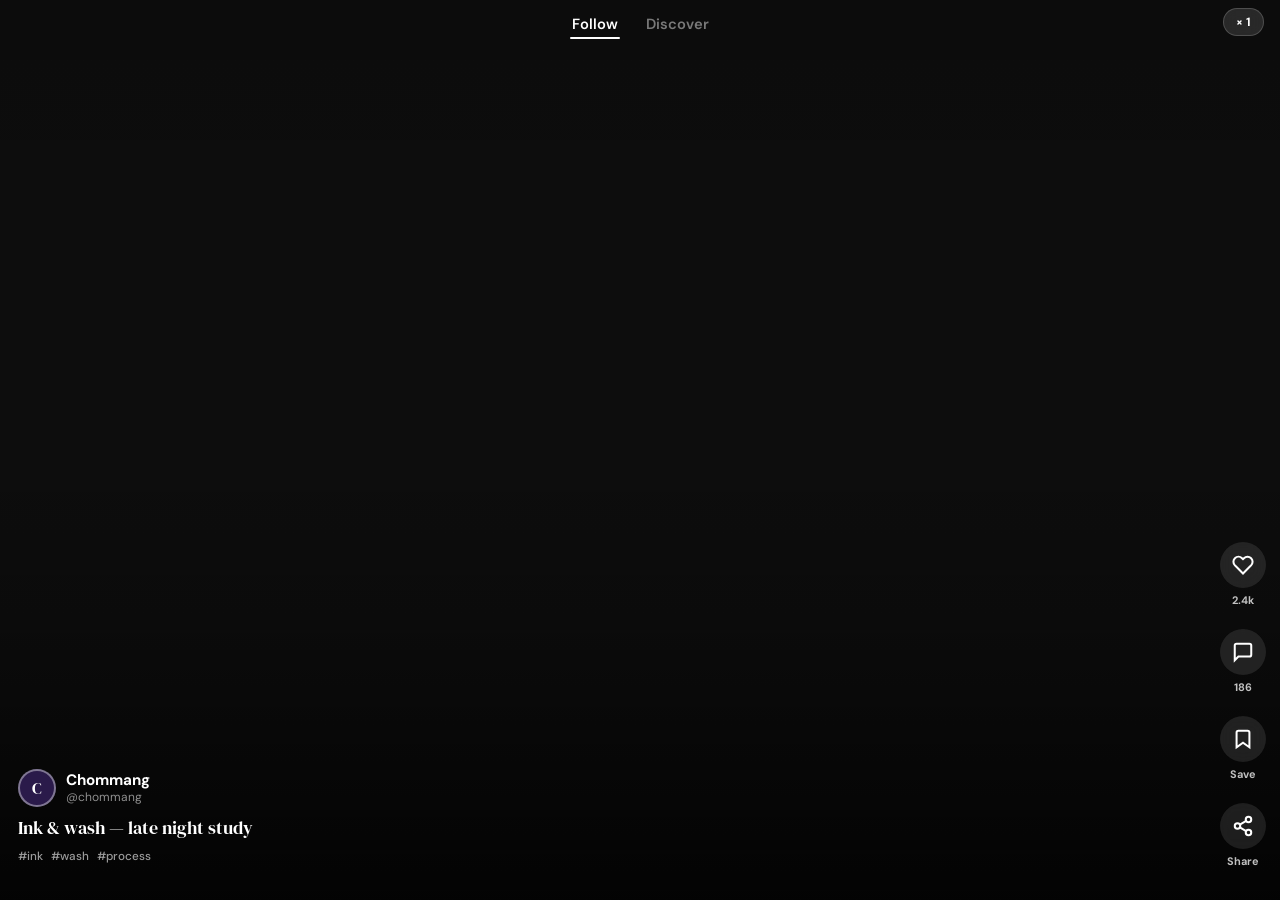
<file: feed.html>
<!DOCTYPE html>
<html lang="en">
<head>
  <meta charset="UTF-8" />
  <meta name="viewport" content="width=device-width, initial-scale=1.0, viewport-fit=cover" />
  <title>Art Gem — Feed</title>
  <link rel="stylesheet" href="style.css" />
  <style>

    html, body {
      width: 100%;
      height: 100%;
      overflow: hidden;
      background: #0D0D0D;
      overscroll-behavior: none;
    }

    #feed-page {
      width: 100%;
      height: 100dvh;
      position: relative;
      overflow: hidden;
      background: #0D0D0D;
    }

    /* ---- Search Bar ---- */
    .search-bar-wrap {
      position: absolute;
      top: 0; left: 0; right: 0;
      z-index: 30;
      padding: calc(env(safe-area-inset-top, 0px) + 52px) 16px 14px;
      background: linear-gradient(to bottom, rgba(0,0,0,0.9) 0%, transparent 100%);
      transform: translateY(-110%);
      transition: transform 0.35s cubic-bezier(0.4, 0, 0.2, 1);
      pointer-events: none;
    }
    .search-bar-wrap.visible {
      transform: translateY(0);
      pointer-events: all;
    }
    .search-input-row {
      display: flex;
      align-items: center;
      gap: 10px;
      background: rgba(255,255,255,0.12);
      backdrop-filter: blur(14px);
      -webkit-backdrop-filter: blur(14px);
      border-radius: 50px;
      padding: 10px 16px;
      border: 1px solid rgba(255,255,255,0.15);
    }
    .search-input-row input {
      flex: 1;
      background: transparent;
      border: none;
      outline: none;
      font-family: var(--font-body);
      font-size: 0.9rem;
      color: #fff;
    }
    .search-input-row input::placeholder { color: rgba(255,255,255,0.45); }
    .search-input-row svg { color: rgba(255,255,255,0.55); flex-shrink: 0; }
    .search-chips {
      display: flex;
      gap: 8px;
      margin-top: 10px;
      overflow-x: auto;
      scrollbar-width: none;
      padding-bottom: 2px;
    }
    .search-chips::-webkit-scrollbar { display: none; }
    .search-chip {
      flex-shrink: 0;
      padding: 5px 14px;
      border-radius: 50px;
      background: rgba(255,255,255,0.1);
      border: 1px solid rgba(255,255,255,0.18);
      color: rgba(255,255,255,0.75);
      font-size: 0.75rem;
      font-family: var(--font-body);
      font-weight: 500;
      cursor: pointer;
    }
    .search-chip.active {
      background: #A083D5;
      border-color: #A083D5;
      color: #fff;
    }

    /* ---- Top HUD ---- */
    .feed-hud {
      position: absolute;
      top: 0; left: 0; right: 0;
      z-index: 20;
      display: flex;
      align-items: center;
      justify-content: center;
      padding-top: calc(env(safe-area-inset-top, 12px) + 6px);
      pointer-events: none;
    }
    .feed-tabs {
      display: flex;
      gap: 24px;
      pointer-events: all;
    }
    .feed-tab {
      font-family: var(--font-body);
      font-size: 0.92rem;
      font-weight: 600;
      color: rgba(255,255,255,0.45);
      cursor: pointer;
      padding: 8px 2px;
      position: relative;
      background: none;
      border: none;
      transition: color 0.2s;
      -webkit-tap-highlight-color: transparent;
    }
    .feed-tab::after {
      content: '';
      position: absolute;
      bottom: 3px; left: 0; right: 0;
      height: 2px;
      border-radius: 2px;
      background: #fff;
      transform: scaleX(0);
      transition: transform 0.25s ease;
    }
    .feed-tab.active { color: #fff; }
    .feed-tab.active::after { transform: scaleX(1); }

    .speed-badge {
      position: absolute;
      top: calc(env(safe-area-inset-top, 12px) + 8px);
      right: 16px;
      background: rgba(255,255,255,0.12);
      backdrop-filter: blur(8px);
      -webkit-backdrop-filter: blur(8px);
      border: 1px solid rgba(255,255,255,0.18);
      border-radius: 50px;
      padding: 5px 12px;
      font-size: 0.75rem;
      font-weight: 700;
      color: #fff;
      font-family: var(--font-body);
      cursor: pointer;
      z-index: 20;
    }

    /* ---- Video Feed ---- */
    .video-feed {
      position: absolute;
      inset: 0;
      overflow-y: scroll;
      overflow-x: hidden;
      scroll-snap-type: y mandatory;
      scrollbar-width: none;
      -webkit-overflow-scrolling: touch;
    }
    .video-feed::-webkit-scrollbar { display: none; }

    /* ---- Video Slide ---- */
    .video-slide {
      width: 100%;
      height: 100dvh;
      scroll-snap-align: start;
      scroll-snap-stop: always;
      position: relative;
      background: #0D0D0D;
      overflow: hidden;
    }

    .video-slide video {
      position: absolute;
      inset: 0;
      width: 100%;
      height: 100%;
      object-fit: cover;
      display: block;
    }

    .video-overlay {
      position: absolute;
      inset: 0;
      background: linear-gradient(
        to bottom,
        rgba(0,0,0,0.1) 0%,
        transparent 25%,
        transparent 50%,
        rgba(0,0,0,0.15) 68%,
        rgba(0,0,0,0.75) 100%
      );
      z-index: 2;
      pointer-events: none;
    }

    /* ---- Artist Info ---- */
    .artist-info {
      position: absolute;
      bottom: 0; left: 0;
      right: 72px;
      padding: 20px 18px 36px;
      z-index: 5;
    }
    .artist-row {
      display: flex;
      align-items: center;
      gap: 10px;
      margin-bottom: 10px;
      cursor: pointer;
    }
    .artist-avatar {
      width: 38px; height: 38px;
      border-radius: 50%;
      border: 2px solid rgba(255,255,255,0.4);
      display: flex; align-items: center; justify-content: center;
      font-family: var(--font-display);
      font-size: 1rem;
      color: #fff;
      flex-shrink: 0;
    }
    .artist-name {
      font-family: var(--font-body);
      font-size: 0.95rem;
      font-weight: 700;
      color: #fff;
      line-height: 1.2;
    }
    .artist-handle {
      font-size: 0.75rem;
      color: rgba(255,255,255,0.55);
    }
    .video-title {
      font-family: var(--font-display);
      font-size: 1.1rem;
      color: #fff;
      line-height: 1.3;
      margin-bottom: 8px;
    }
    .video-tags {
      display: flex;
      gap: 8px;
      flex-wrap: wrap;
    }
    .video-tag {
      font-size: 0.73rem;
      color: rgba(255,255,255,0.6);
      font-weight: 500;
      font-family: var(--font-body);
    }
    .video-tag::before { content: '#'; }

    /* ---- Side Actions ---- */
    .side-actions {
      position: absolute;
      right: 14px;
      bottom: 32px;
      z-index: 5;
      display: flex;
      flex-direction: column;
      align-items: center;
      gap: 22px;
    }
    .action-btn {
      display: flex;
      flex-direction: column;
      align-items: center;
      gap: 5px;
      cursor: pointer;
      background: none;
      border: none;
      padding: 0;
      -webkit-tap-highlight-color: transparent;
    }
    .action-icon {
      width: 46px; height: 46px;
      border-radius: 50%;
      background: rgba(255,255,255,0.1);
      backdrop-filter: blur(8px);
      -webkit-backdrop-filter: blur(8px);
      display: flex; align-items: center; justify-content: center;
      transition: background 0.2s, transform 0.15s;
    }
    .action-btn:active .action-icon { transform: scale(0.88); }
    .action-btn.liked .action-icon  { background: rgba(244,224,100,0.22); }
    .action-btn svg { color: #fff; }
    .action-btn.liked svg.heart-icon { color: #F4E064; fill: #F4E064; }
    .action-count {
      font-size: 0.68rem;
      font-weight: 700;
      color: rgba(255,255,255,0.75);
      font-family: var(--font-body);
    }

    /* ---- Tap to start overlay (iOS autoplay unlock) ---- */
    #tap-to-start {
      position: fixed;
      inset: 0;
      z-index: 100;
      display: flex;
      align-items: center;
      justify-content: center;
      background: transparent;
    }
    #tap-to-start.hidden { display: none; }

    /* ---- Toast ---- */
    .toast {
      position: fixed;
      bottom: 80px;
      left: 50%;
      transform: translateX(-50%);
      background: rgba(26,26,26,0.92);
      color: #fff;
      font-size: 0.82rem;
      font-weight: 500;
      font-family: var(--font-body);
      padding: 10px 20px;
      border-radius: 50px;
      opacity: 0;
      pointer-events: none;
      transition: opacity 0.25s, bottom 0.25s;
      z-index: 999;
      white-space: nowrap;
    }
    .toast.show { opacity: 1; bottom: 90px; }

  </style>
</head>
<body>
<div id="feed-page">

  <!-- Invisible tap-unlock layer for iOS autoplay -->
  <div id="tap-to-start" onclick="unlockAudio()"></div>

  <!-- Search Bar -->
  <div class="search-bar-wrap" id="searchBar">
    <div class="search-input-row">
      <svg width="15" height="15" viewBox="0 0 24 24" fill="none" stroke="currentColor" stroke-width="2.5">
        <circle cx="11" cy="11" r="8"/><path d="m21 21-4.35-4.35"/>
      </svg>
      <input type="text" placeholder="Search artists, styles, mediums…" />
      <svg id="searchClose" width="15" height="15" viewBox="0 0 24 24" fill="none" stroke="currentColor" stroke-width="2.5" style="cursor:pointer">
        <path d="M18 6L6 18M6 6l12 12"/>
      </svg>
    </div>
    <div class="search-chips">
      <button class="search-chip active">All</button>
      <button class="search-chip">Watercolour</button>
      <button class="search-chip">Oil Paint</button>
      <button class="search-chip">Charcoal</button>
      <button class="search-chip">Sketch</button>
      <button class="search-chip">Ceramics</button>
      <button class="search-chip">Printmaking</button>
      <button class="search-chip">Calligraphy</button>
    </div>
  </div>

  <!-- Top HUD -->
  <div class="feed-hud">
    <div class="feed-tabs">
      <button class="feed-tab active" id="tabFollow" onclick="switchTab('follow')">Follow</button>
      <button class="feed-tab" id="tabDiscover" onclick="switchTab('discover')">Discover</button>
    </div>
  </div>
  <div class="speed-badge" id="speedBadge" onclick="cycleSpeed()">× 1</div>

  <!-- Video Feed -->
  <div class="video-feed" id="videoFeed">

    <!-- FOLLOW: Video 1 -->
    <div class="video-slide" data-tab="follow" data-index="0">
      <video src="https://rancmd.github.io/ag/video1.mp4" loop muted playsinline webkit-playsinline preload="auto"></video>
      <div class="video-overlay"></div>
      <div class="artist-info">
        <div class="artist-row" onclick="goToArtist()">
          <div class="artist-avatar" style="background:#2A1A4A;">C</div>
          <div>
            <div class="artist-name">Chommang</div>
            <div class="artist-handle">@chommang</div>
          </div>
        </div>
        <div class="video-title">Ink & wash — late night study</div>
        <div class="video-tags">
          <span class="video-tag">ink</span>
          <span class="video-tag">wash</span>
          <span class="video-tag">process</span>
        </div>
      </div>
      <div class="side-actions">
        <button class="action-btn" onclick="toggleLike(this)">
          <div class="action-icon"><svg class="heart-icon" width="22" height="22" viewBox="0 0 24 24" fill="none" stroke="currentColor" stroke-width="2.2"><path d="M20.84 4.61a5.5 5.5 0 0 0-7.78 0L12 5.67l-1.06-1.06a5.5 5.5 0 0 0-7.78 7.78l1.06 1.06L12 21.23l7.78-7.78 1.06-1.06a5.5 5.5 0 0 0 0-7.78z"/></svg></div>
          <span class="action-count">2.4k</span>
        </button>
        <button class="action-btn" onclick="showToast('Comments coming soon')">
          <div class="action-icon"><svg width="22" height="22" viewBox="0 0 24 24" fill="none" stroke="currentColor" stroke-width="2.2"><path d="M21 15a2 2 0 0 1-2 2H7l-4 4V5a2 2 0 0 1 2-2h14a2 2 0 0 1 2 2z"/></svg></div>
          <span class="action-count">186</span>
        </button>
        <button class="action-btn" onclick="showToast('Saved ✓')">
          <div class="action-icon"><svg width="22" height="22" viewBox="0 0 24 24" fill="none" stroke="currentColor" stroke-width="2.2"><path d="M19 21l-7-5-7 5V5a2 2 0 0 1 2-2h10a2 2 0 0 1 2 2z"/></svg></div>
          <span class="action-count">Save</span>
        </button>
        <button class="action-btn" onclick="showToast('Link copied!')">
          <div class="action-icon"><svg width="22" height="22" viewBox="0 0 24 24" fill="none" stroke="currentColor" stroke-width="2.2"><circle cx="18" cy="5" r="3"/><circle cx="6" cy="12" r="3"/><circle cx="18" cy="19" r="3"/><path d="M8.59 13.51l6.83 3.98M15.41 6.51l-6.82 3.98"/></svg></div>
          <span class="action-count">Share</span>
        </button>
      </div>
    </div>

    <!-- FOLLOW: Video 2 -->
    <div class="video-slide" data-tab="follow" data-index="1">
      <video src="https://rancmd.github.io/ag/video2.mp4" loop muted playsinline webkit-playsinline preload="none"></video>
      <div class="video-overlay"></div>
      <div class="artist-info">
        <div class="artist-row" onclick="goToArtist()">
          <div class="artist-avatar" style="background:#1A2A1A;">M</div>
          <div>
            <div class="artist-name">Mmmmonexx</div>
            <div class="artist-handle">@mmmmonexx</div>
          </div>
        </div>
        <div class="video-title">Colour studies — gouache on paper</div>
        <div class="video-tags">
          <span class="video-tag">gouache</span>
          <span class="video-tag">colour</span>
          <span class="video-tag">analog</span>
        </div>
      </div>
      <div class="side-actions">
        <button class="action-btn" onclick="toggleLike(this)">
          <div class="action-icon"><svg class="heart-icon" width="22" height="22" viewBox="0 0 24 24" fill="none" stroke="currentColor" stroke-width="2.2"><path d="M20.84 4.61a5.5 5.5 0 0 0-7.78 0L12 5.67l-1.06-1.06a5.5 5.5 0 0 0-7.78 7.78l1.06 1.06L12 21.23l7.78-7.78 1.06-1.06a5.5 5.5 0 0 0 0-7.78z"/></svg></div>
          <span class="action-count">5.1k</span>
        </button>
        <button class="action-btn" onclick="showToast('Comments coming soon')">
          <div class="action-icon"><svg width="22" height="22" viewBox="0 0 24 24" fill="none" stroke="currentColor" stroke-width="2.2"><path d="M21 15a2 2 0 0 1-2 2H7l-4 4V5a2 2 0 0 1 2-2h14a2 2 0 0 1 2 2z"/></svg></div>
          <span class="action-count">341</span>
        </button>
        <button class="action-btn" onclick="showToast('Saved ✓')">
          <div class="action-icon"><svg width="22" height="22" viewBox="0 0 24 24" fill="none" stroke="currentColor" stroke-width="2.2"><path d="M19 21l-7-5-7 5V5a2 2 0 0 1 2-2h10a2 2 0 0 1 2 2z"/></svg></div>
          <span class="action-count">Save</span>
        </button>
        <button class="action-btn" onclick="showToast('Link copied!')">
          <div class="action-icon"><svg width="22" height="22" viewBox="0 0 24 24" fill="none" stroke="currentColor" stroke-width="2.2"><circle cx="18" cy="5" r="3"/><circle cx="6" cy="12" r="3"/><circle cx="18" cy="19" r="3"/><path d="M8.59 13.51l6.83 3.98M15.41 6.51l-6.82 3.98"/></svg></div>
          <span class="action-count">Share</span>
        </button>
      </div>
    </div>

    <!-- FOLLOW: Video 3 -->
    <div class="video-slide" data-tab="follow" data-index="2">
      <video src="https://rancmd.github.io/ag/video3.mp4" loop muted playsinline webkit-playsinline preload="none"></video>
      <div class="video-overlay"></div>
      <div class="artist-info">
        <div class="artist-row" onclick="goToArtist()">
          <div class="artist-avatar" style="background:#2A1A1A;">N</div>
          <div>
            <div class="artist-name">Nisu</div>
            <div class="artist-handle">@artbynisu</div>
          </div>
        </div>
        <div class="video-title">Sketchbook walk — pen & watercolour</div>
        <div class="video-tags">
          <span class="video-tag">sketch</span>
          <span class="video-tag">watercolour</span>
          <span class="video-tag">pen</span>
        </div>
      </div>
      <div class="side-actions">
        <button class="action-btn" onclick="toggleLike(this)">
          <div class="action-icon"><svg class="heart-icon" width="22" height="22" viewBox="0 0 24 24" fill="none" stroke="currentColor" stroke-width="2.2"><path d="M20.84 4.61a5.5 5.5 0 0 0-7.78 0L12 5.67l-1.06-1.06a5.5 5.5 0 0 0-7.78 7.78l1.06 1.06L12 21.23l7.78-7.78 1.06-1.06a5.5 5.5 0 0 0 0-7.78z"/></svg></div>
          <span class="action-count">8.7k</span>
        </button>
        <button class="action-btn" onclick="showToast('Comments coming soon')">
          <div class="action-icon"><svg width="22" height="22" viewBox="0 0 24 24" fill="none" stroke="currentColor" stroke-width="2.2"><path d="M21 15a2 2 0 0 1-2 2H7l-4 4V5a2 2 0 0 1 2-2h14a2 2 0 0 1 2 2z"/></svg></div>
          <span class="action-count">920</span>
        </button>
        <button class="action-btn" onclick="showToast('Saved ✓')">
          <div class="action-icon"><svg width="22" height="22" viewBox="0 0 24 24" fill="none" stroke="currentColor" stroke-width="2.2"><path d="M19 21l-7-5-7 5V5a2 2 0 0 1 2-2h10a2 2 0 0 1 2 2z"/></svg></div>
          <span class="action-count">Save</span>
        </button>
        <button class="action-btn" onclick="showToast('Link copied!')">
          <div class="action-icon"><svg width="22" height="22" viewBox="0 0 24 24" fill="none" stroke="currentColor" stroke-width="2.2"><circle cx="18" cy="5" r="3"/><circle cx="6" cy="12" r="3"/><circle cx="18" cy="19" r="3"/><path d="M8.59 13.51l6.83 3.98M15.41 6.51l-6.82 3.98"/></svg></div>
          <span class="action-count">Share</span>
        </button>
      </div>
    </div>

    <!-- DISCOVER: Video 4 -->
    <div class="video-slide" data-tab="discover" data-index="3" style="display:none">
      <video src="https://rancmd.github.io/ag/video4.mp4" loop muted playsinline webkit-playsinline preload="none"></video>
      <div class="video-overlay"></div>
      <div class="artist-info">
        <div class="artist-row" onclick="goToArtist()">
          <div class="artist-avatar" style="background:#1A1A2A;">D</div>
          <div>
            <div class="artist-name">Drewscape</div>
            <div class="artist-handle">@drewscape-art</div>
          </div>
        </div>
        <div class="video-title">Urban sketching — marker & ink</div>
        <div class="video-tags">
          <span class="video-tag">urban</span>
          <span class="video-tag">marker</span>
          <span class="video-tag">ink</span>
        </div>
      </div>
      <div class="side-actions">
        <button class="action-btn" onclick="toggleLike(this)">
          <div class="action-icon"><svg class="heart-icon" width="22" height="22" viewBox="0 0 24 24" fill="none" stroke="currentColor" stroke-width="2.2"><path d="M20.84 4.61a5.5 5.5 0 0 0-7.78 0L12 5.67l-1.06-1.06a5.5 5.5 0 0 0-7.78 7.78l1.06 1.06L12 21.23l7.78-7.78 1.06-1.06a5.5 5.5 0 0 0 0-7.78z"/></svg></div>
          <span class="action-count">3.2k</span>
        </button>
        <button class="action-btn" onclick="showToast('Comments coming soon')">
          <div class="action-icon"><svg width="22" height="22" viewBox="0 0 24 24" fill="none" stroke="currentColor" stroke-width="2.2"><path d="M21 15a2 2 0 0 1-2 2H7l-4 4V5a2 2 0 0 1 2-2h14a2 2 0 0 1 2 2z"/></svg></div>
          <span class="action-count">215</span>
        </button>
        <button class="action-btn" onclick="showToast('Saved ✓')">
          <div class="action-icon"><svg width="22" height="22" viewBox="0 0 24 24" fill="none" stroke="currentColor" stroke-width="2.2"><path d="M19 21l-7-5-7 5V5a2 2 0 0 1 2-2h10a2 2 0 0 1 2 2z"/></svg></div>
          <span class="action-count">Save</span>
        </button>
        <button class="action-btn" onclick="showToast('Link copied!')">
          <div class="action-icon"><svg width="22" height="22" viewBox="0 0 24 24" fill="none" stroke="currentColor" stroke-width="2.2"><circle cx="18" cy="5" r="3"/><circle cx="6" cy="12" r="3"/><circle cx="18" cy="19" r="3"/><path d="M8.59 13.51l6.83 3.98M15.41 6.51l-6.82 3.98"/></svg></div>
          <span class="action-count">Share</span>
        </button>
      </div>
    </div>

    <!-- DISCOVER: Video 5 -->
    <div class="video-slide" data-tab="discover" data-index="4" style="display:none">
      <video src="https://rancmd.github.io/ag/video5.mp4" loop muted playsinline webkit-playsinline preload="none"></video>
      <div class="video-overlay"></div>
      <div class="artist-info">
        <div class="artist-row" onclick="goToArtist()">
          <div class="artist-avatar" style="background:#2A2A1A;">A</div>
          <div>
            <div class="artist-name">Akihito</div>
            <div class="artist-handle">@akihitoyoshitomi</div>
          </div>
        </div>
        <div class="video-title">Sumi-e — bamboo in rain</div>
        <div class="video-tags">
          <span class="video-tag">sumi-e</span>
          <span class="video-tag">ink</span>
          <span class="video-tag">japanese</span>
        </div>
      </div>
      <div class="side-actions">
        <button class="action-btn" onclick="toggleLike(this)">
          <div class="action-icon"><svg class="heart-icon" width="22" height="22" viewBox="0 0 24 24" fill="none" stroke="currentColor" stroke-width="2.2"><path d="M20.84 4.61a5.5 5.5 0 0 0-7.78 0L12 5.67l-1.06-1.06a5.5 5.5 0 0 0-7.78 7.78l1.06 1.06L12 21.23l7.78-7.78 1.06-1.06a5.5 5.5 0 0 0 0-7.78z"/></svg></div>
          <span class="action-count">11k</span>
        </button>
        <button class="action-btn" onclick="showToast('Comments coming soon')">
          <div class="action-icon"><svg width="22" height="22" viewBox="0 0 24 24" fill="none" stroke="currentColor" stroke-width="2.2"><path d="M21 15a2 2 0 0 1-2 2H7l-4 4V5a2 2 0 0 1 2-2h14a2 2 0 0 1 2 2z"/></svg></div>
          <span class="action-count">1.2k</span>
        </button>
        <button class="action-btn" onclick="showToast('Saved ✓')">
          <div class="action-icon"><svg width="22" height="22" viewBox="0 0 24 24" fill="none" stroke="currentColor" stroke-width="2.2"><path d="M19 21l-7-5-7 5V5a2 2 0 0 1 2-2h10a2 2 0 0 1 2 2z"/></svg></div>
          <span class="action-count">Save</span>
        </button>
        <button class="action-btn" onclick="showToast('Link copied!')">
          <div class="action-icon"><svg width="22" height="22" viewBox="0 0 24 24" fill="none" stroke="currentColor" stroke-width="2.2"><circle cx="18" cy="5" r="3"/><circle cx="6" cy="12" r="3"/><circle cx="18" cy="19" r="3"/><path d="M8.59 13.51l6.83 3.98M15.41 6.51l-6.82 3.98"/></svg></div>
          <span class="action-count">Share</span>
        </button>
      </div>
    </div>

    <!-- DISCOVER: Video 6 -->
    <div class="video-slide" data-tab="discover" data-index="5" style="display:none">
      <video src="https://rancmd.github.io/ag/video6.mp4" loop muted playsinline webkit-playsinline preload="none"></video>
      <div class="video-overlay"></div>
      <div class="artist-info">
        <div class="artist-row" onclick="goToArtist()">
          <div class="artist-avatar" style="background:#1A1A1A;">K</div>
          <div>
            <div class="artist-name">Kira Voss</div>
            <div class="artist-handle">@kiravoss</div>
          </div>
        </div>
        <div class="video-title">Oil pastel — golden hour landscape</div>
        <div class="video-tags">
          <span class="video-tag">oil pastel</span>
          <span class="video-tag">landscape</span>
          <span class="video-tag">process</span>
        </div>
      </div>
      <div class="side-actions">
        <button class="action-btn" onclick="toggleLike(this)">
          <div class="action-icon"><svg class="heart-icon" width="22" height="22" viewBox="0 0 24 24" fill="none" stroke="currentColor" stroke-width="2.2"><path d="M20.84 4.61a5.5 5.5 0 0 0-7.78 0L12 5.67l-1.06-1.06a5.5 5.5 0 0 0-7.78 7.78l1.06 1.06L12 21.23l7.78-7.78 1.06-1.06a5.5 5.5 0 0 0 0-7.78z"/></svg></div>
          <span class="action-count">6.8k</span>
        </button>
        <button class="action-btn" onclick="showToast('Comments coming soon')">
          <div class="action-icon"><svg width="22" height="22" viewBox="0 0 24 24" fill="none" stroke="currentColor" stroke-width="2.2"><path d="M21 15a2 2 0 0 1-2 2H7l-4 4V5a2 2 0 0 1 2-2h14a2 2 0 0 1 2 2z"/></svg></div>
          <span class="action-count">540</span>
        </button>
        <button class="action-btn" onclick="showToast('Saved ✓')">
          <div class="action-icon"><svg width="22" height="22" viewBox="0 0 24 24" fill="none" stroke="currentColor" stroke-width="2.2"><path d="M19 21l-7-5-7 5V5a2 2 0 0 1 2-2h10a2 2 0 0 1 2 2z"/></svg></div>
          <span class="action-count">Save</span>
        </button>
        <button class="action-btn" onclick="showToast('Link copied!')">
          <div class="action-icon"><svg width="22" height="22" viewBox="0 0 24 24" fill="none" stroke="currentColor" stroke-width="2.2"><circle cx="18" cy="5" r="3"/><circle cx="6" cy="12" r="3"/><circle cx="18" cy="19" r="3"/><path d="M8.59 13.51l6.83 3.98M15.41 6.51l-6.82 3.98"/></svg></div>
          <span class="action-count">Share</span>
        </button>
      </div>
    </div>

  </div><!-- /video-feed -->
  <div class="toast" id="toast"></div>
</div>

<script>
  const feedEl   = document.getElementById('videoFeed');
  const slideH   = () => window.innerHeight;
  let currentTab = 'follow';
  let audioUnlocked = false;

  // ============================================
  // iOS AUTOPLAY UNLOCK
  // First touch anywhere unlocks video playback
  // ============================================
  function unlockAudio() {
    if (audioUnlocked) return;
    audioUnlocked = true;
    document.getElementById('tap-to-start').classList.add('hidden');
    // Play all muted videos once to unlock, then pause non-visible ones
    document.querySelectorAll('video').forEach(v => {
      v.play().then(() => {
        // Only keep the first visible one playing
      }).catch(() => {});
    });
    setTimeout(syncVideoToScroll, 100);
  }

  // Also unlock on any touchstart
  document.addEventListener('touchstart', () => {
    if (!audioUnlocked) unlockAudio();
  }, { once: true, passive: true });

  // ============================================
  // SCROLL-BASED VIDEO SYNC
  // Works reliably on iOS even inside iframes
  // ============================================
  function getVisibleSlide() {
    const scrollTop = feedEl.scrollTop;
    const h = slideH();
    // Which slide index is currently showing
    const visibleSlides = Array.from(
      document.querySelectorAll(`.video-slide[data-tab="${currentTab}"]`)
    );
    let closest = visibleSlides[0];
    let minDist = Infinity;
    visibleSlides.forEach(slide => {
      const dist = Math.abs(slide.offsetTop - scrollTop);
      if (dist < minDist) { minDist = dist; closest = slide; }
    });
    return closest;
  }

  function syncVideoToScroll() {
    const visible = getVisibleSlide();
    document.querySelectorAll('video').forEach(v => {
      const slide = v.closest('.video-slide');
      if (slide === visible) {
        if (v.paused) v.play().catch(() => {});
      } else {
        if (!v.paused) v.pause();
      }
    });
  }

  // Fire sync on scroll end (scrollend not available on iOS 14, use timeout)
  let scrollTimer;
  feedEl.addEventListener('scroll', () => {
    clearTimeout(scrollTimer);
    scrollTimer = setTimeout(syncVideoToScroll, 120);
  }, { passive: true });

  // Initial play attempt
  window.addEventListener('load', () => {
    const first = document.querySelector(`.video-slide[data-tab="follow"] video`);
    if (first) first.play().catch(() => {});
  });

  // ============================================
  // TAB SWITCH
  // ============================================
  function switchTab(tab) {
    if (tab === currentTab) return;
    currentTab = tab;
    document.getElementById('tabFollow').classList.toggle('active', tab === 'follow');
    document.getElementById('tabDiscover').classList.toggle('active', tab === 'discover');

    // Pause everything
    document.querySelectorAll('video').forEach(v => v.pause());

    // Show/hide slides
    document.querySelectorAll('.video-slide').forEach(s => {
      s.style.display = s.dataset.tab === tab ? 'block' : 'none';
    });

    // Reset scroll
    feedEl.scrollTo({ top: 0, behavior: 'instant' });

    // Play first of new tab
    setTimeout(() => {
      const first = document.querySelector(`.video-slide[data-tab="${tab}"] video`);
      if (first) first.play().catch(() => {});
    }, 50);
  }

  // ============================================
  // SPEED
  // ============================================
  const speeds = ['× 1', '× 1.5', '× 2'];
  let speedIdx = 0;
  function cycleSpeed() {
    speedIdx = (speedIdx + 1) % speeds.length;
    document.getElementById('speedBadge').textContent = speeds[speedIdx];
    const rate = parseFloat(speeds[speedIdx].replace('× ', ''));
    document.querySelectorAll('video').forEach(v => v.playbackRate = rate);
    showToast('Speed ' + speeds[speedIdx]);
  }

  // ============================================
  // SEARCH BAR — pull down
  // ============================================
  let startY = 0, searchVisible = false;
  feedEl.addEventListener('touchstart', e => {
    startY = e.touches[0].clientY;
  }, { passive: true });
  feedEl.addEventListener('touchend', e => {
    const dy = e.changedTouches[0].clientY - startY;
    if (dy > 55 && feedEl.scrollTop === 0 && !searchVisible) {
      searchVisible = true;
      document.getElementById('searchBar').classList.add('visible');
    }
  }, { passive: true });
  document.getElementById('searchClose').addEventListener('click', () => {
    searchVisible = false;
    document.getElementById('searchBar').classList.remove('visible');
  });
  document.querySelectorAll('.search-chip').forEach(c => {
    c.addEventListener('click', () => {
      document.querySelectorAll('.search-chip').forEach(x => x.classList.remove('active'));
      c.classList.add('active');
    });
  });

  // ============================================
  // HORIZONTAL SWIPE → tell parent shell
  // Detects clearly horizontal gestures and
  // sends postMessage to index.html shell
  // ============================================
  let hx = 0, hy = 0, hTracking = false, hLocked = false;

  feedEl.addEventListener('touchstart', e => {
    hx = e.touches[0].clientX;
    hy = e.touches[0].clientY;
    hTracking = true;
    hLocked   = false;
  }, { passive: true });

  feedEl.addEventListener('touchmove', e => {
    if (!hTracking || hLocked) return;
    const dx = Math.abs(e.touches[0].clientX - hx);
    const dy = Math.abs(e.touches[0].clientY - hy);
    // If more horizontal than vertical, lock as horizontal
    if (dx > 12 && dx > dy * 1.8) {
      hLocked = true;
    } else if (dy > 12) {
      // Clearly vertical — stop tracking horizontal
      hTracking = false;
    }
  }, { passive: true });

  feedEl.addEventListener('touchend', e => {
    if (!hLocked) return;
    hTracking = false;
    hLocked   = false;
    const dx = e.changedTouches[0].clientX - hx;
    const dy = Math.abs(e.changedTouches[0].clientY - hy);
    if (Math.abs(dx) < 40 || dy > 60) return;

    if (dx < 0) {
      // Swipe left → artist profile (panel 2)
      window.parent.postMessage('swipe-left', '*');
    } else {
      // Swipe right → user/menu (panel 0)
      window.parent.postMessage('swipe-right', '*');
    }
  }, { passive: true });

  // ============================================
  // NAVIGATE TO ARTIST PROFILE
  // ============================================
  function goToArtist() {
    window.parent.postMessage('swipe-left', '*');
  }

  // ============================================
  // LIKE
  // ============================================
  function toggleLike(btn) {
    btn.classList.toggle('liked');
    if (btn.classList.contains('liked')) showToast('❤️ Liked');
  }

  // ============================================
  // TOAST
  // ============================================
  function showToast(msg) {
    const t = document.getElementById('toast');
    t.textContent = msg;
    t.classList.add('show');
    clearTimeout(t._timer);
    t._timer = setTimeout(() => t.classList.remove('show'), 2200);
  }
</script>
</body>
</html>
</file>
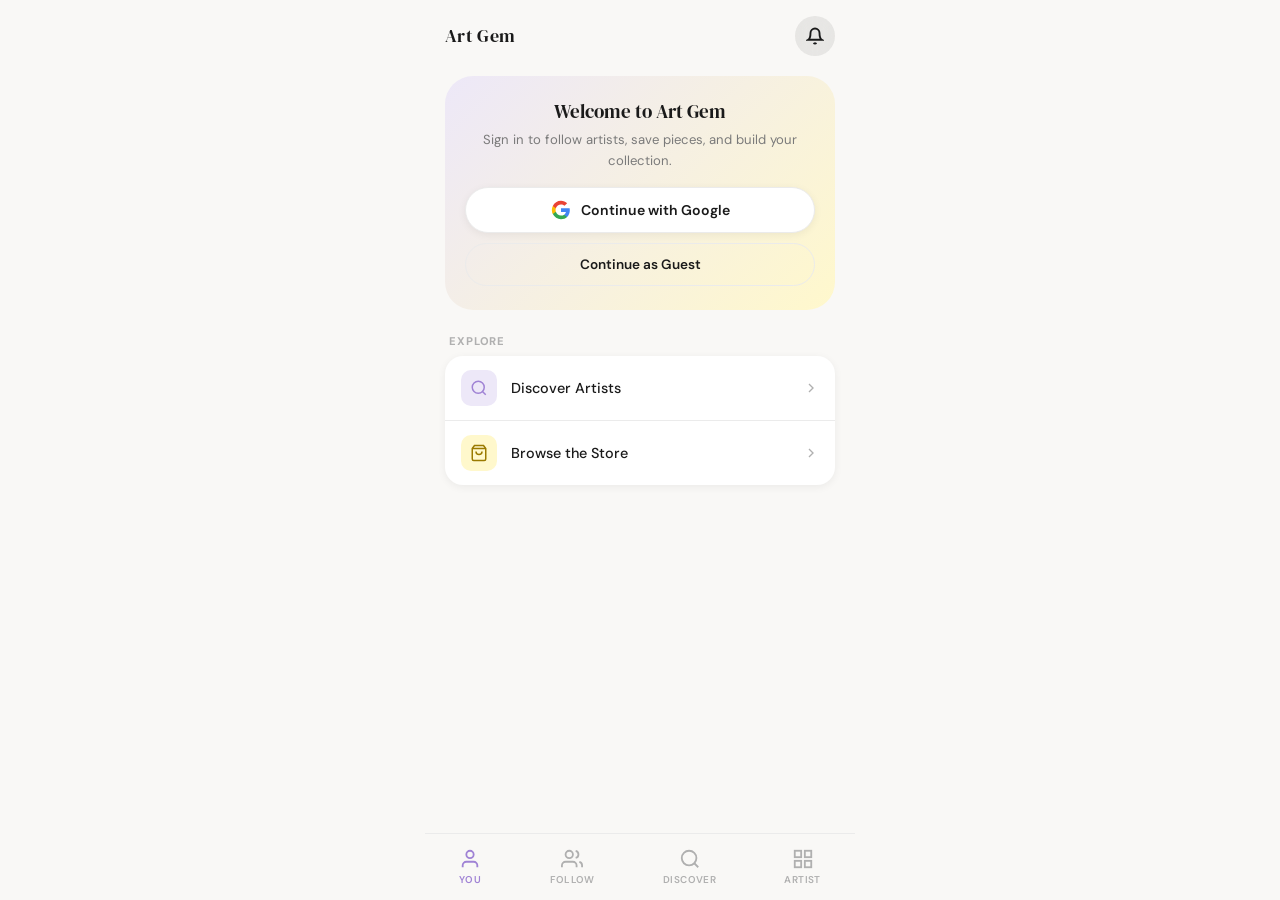
<file: menu.html>
<!DOCTYPE html>
<html lang="en">
<head>
  <meta charset="UTF-8" />
  <meta name="viewport" content="width=device-width, initial-scale=1.0, viewport-fit=cover" />
  <meta name="apple-mobile-web-app-capable" content="yes" />
  <meta name="apple-mobile-web-app-status-bar-style" content="default" />
  <title>Art Gem — Menu</title>
  <link rel="stylesheet" href="style.css" />
  <style>
    body { background: var(--bg); overflow: hidden; }

    #menu-page {
      height: 100dvh;
      display: flex;
      flex-direction: column;
      background: var(--bg);
    }

    /* ---- Top ---- */
    .menu-topbar {
      display: flex;
      align-items: center;
      justify-content: space-between;
      padding: max(env(safe-area-inset-top,16px),16px) 20px 12px;
    }
    .menu-logo {
      font-family: var(--font-display);
      font-size: 1.1rem;
      color: var(--text);
      letter-spacing: 0.02em;
    }

    /* ---- Scroll ---- */
    .menu-scroll {
      flex: 1;
      overflow-y: auto;
      -webkit-overflow-scrolling: touch;
      scrollbar-width: none;
      padding-bottom: 90px;
    }
    .menu-scroll::-webkit-scrollbar { display: none; }

    /* ---- User Card ---- */
    .user-card {
      margin: 8px 20px 24px;
      background: var(--bg-card);
      border-radius: var(--radius-lg);
      padding: 24px 20px;
      box-shadow: var(--shadow-sm);
      display: flex;
      align-items: center;
      gap: 16px;
    }
    .user-info { flex: 1; min-width: 0; }
    .user-name {
      font-family: var(--font-display);
      font-size: 1.3rem;
      color: var(--text);
      margin-bottom: 2px;
    }
    .user-handle {
      font-size: 0.8rem;
      color: var(--text-muted);
      margin-bottom: 8px;
    }
    .user-type {
      display: inline-flex;
      align-items: center;
      gap: 5px;
      padding: 4px 10px;
      border-radius: 50px;
      background: var(--purple-pale);
      color: var(--purple-deep);
      font-size: 0.7rem;
      font-weight: 700;
      letter-spacing: 0.04em;
    }
    .edit-btn {
      width: 38px; height: 38px;
      border-radius: 50%;
      background: var(--purple-pale);
      border: none;
      display: flex; align-items: center; justify-content: center;
      cursor: pointer;
      color: var(--purple);
      flex-shrink: 0;
      transition: background 0.2s;
    }
    .edit-btn:active { background: var(--purple-light); }

    /* ---- Stats Row ---- */
    .stats-row {
      display: flex;
      justify-content: space-around;
      margin: 0 20px 24px;
      background: var(--bg-card);
      border-radius: var(--radius-md);
      padding: 16px 0;
      box-shadow: var(--shadow-sm);
    }
    .stat-item {
      display: flex;
      flex-direction: column;
      align-items: center;
      gap: 2px;
    }
    .stat-num {
      font-family: var(--font-display);
      font-size: 1.3rem;
      color: var(--text);
    }
    .stat-lbl {
      font-size: 0.68rem;
      font-weight: 700;
      text-transform: uppercase;
      letter-spacing: 0.05em;
      color: var(--text-muted);
    }
    .stat-divider {
      width: 1px;
      background: var(--border);
    }

    /* ---- Sign In Prompt (logged out) ---- */
    .signin-prompt {
      margin: 8px 20px 24px;
      background: linear-gradient(135deg, var(--purple-pale) 0%, #FFF8CC 100%);
      border-radius: var(--radius-lg);
      padding: 24px 20px;
      text-align: center;
    }
    .signin-prompt h2 {
      font-family: var(--font-display);
      font-size: 1.2rem;
      margin-bottom: 6px;
      color: var(--text);
    }
    .signin-prompt p {
      font-size: 0.82rem;
      margin-bottom: 16px;
      color: var(--text-muted);
    }
    .signin-btns {
      display: flex;
      flex-direction: column;
      gap: 10px;
    }
    .google-btn {
      display: flex;
      align-items: center;
      justify-content: center;
      gap: 10px;
      padding: 12px 20px;
      border-radius: 50px;
      background: #fff;
      border: 1.5px solid var(--border);
      font-family: var(--font-body);
      font-size: 0.88rem;
      font-weight: 600;
      color: var(--text);
      cursor: pointer;
      box-shadow: var(--shadow-sm);
      transition: box-shadow 0.2s, transform 0.15s;
    }
    .google-btn:active { transform: scale(0.97); }
    .google-icon {
      width: 20px; height: 20px;
    }

    /* ---- Section ---- */
    .menu-section {
      margin: 0 20px 20px;
    }
    .menu-section-title {
      font-size: 0.7rem;
      font-weight: 800;
      text-transform: uppercase;
      letter-spacing: 0.08em;
      color: var(--text-light);
      margin-bottom: 8px;
      padding-left: 4px;
    }
    .menu-group {
      background: var(--bg-card);
      border-radius: var(--radius-md);
      overflow: hidden;
      box-shadow: var(--shadow-sm);
    }
    .menu-item {
      display: flex;
      align-items: center;
      gap: 14px;
      padding: 14px 16px;
      border: none;
      background: transparent;
      width: 100%;
      text-align: left;
      cursor: pointer;
      border-bottom: 1px solid var(--border);
      font-family: var(--font-body);
      transition: background 0.15s;
      -webkit-tap-highlight-color: transparent;
    }
    .menu-item:last-child { border-bottom: none; }
    .menu-item:active { background: var(--purple-pale); }
    .menu-icon {
      width: 36px; height: 36px;
      border-radius: 10px;
      display: flex; align-items: center; justify-content: center;
      flex-shrink: 0;
    }
    .menu-item-label {
      flex: 1;
      font-size: 0.9rem;
      font-weight: 500;
      color: var(--text);
    }
    .menu-item-value {
      font-size: 0.8rem;
      color: var(--text-muted);
    }
    .menu-chevron {
      color: var(--text-light);
    }

    /* ---- Toggle ---- */
    .menu-toggle {
      width: 44px; height: 24px;
      border-radius: 12px;
      background: var(--border);
      position: relative;
      cursor: pointer;
      border: none;
      transition: background 0.2s;
      flex-shrink: 0;
    }
    .menu-toggle.on { background: var(--purple); }
    .menu-toggle::after {
      content: '';
      position: absolute;
      top: 2px; left: 2px;
      width: 20px; height: 20px;
      border-radius: 50%;
      background: #fff;
      box-shadow: 0 1px 4px rgba(0,0,0,0.2);
      transition: transform 0.2s;
    }
    .menu-toggle.on::after { transform: translateX(20px); }

    /* ---- Version ---- */
    .app-version {
      text-align: center;
      font-size: 0.72rem;
      color: var(--text-light);
      padding: 8px 0 24px;
    }

    /* ---- Bottom Nav ---- */
    .bottom-nav-light {
      position: fixed;
      bottom: 0; left: 50%;
      transform: translateX(-50%);
      width: 100%;
      max-width: 430px;
      display: flex;
      align-items: center;
      justify-content: space-around;
      padding: 10px 0 calc(10px + env(safe-area-inset-bottom,0px));
      background: rgba(249,248,246,0.92);
      backdrop-filter: blur(16px);
      border-top: 1px solid var(--border);
      z-index: 50;
    }
    .nav-item-light {
      display: flex;
      flex-direction: column;
      align-items: center;
      gap: 3px;
      cursor: pointer;
      background: none;
      border: none;
      padding: 4px 16px;
    }
    .nav-item-light svg { color: var(--text-light); }
    .nav-item-light.active svg { color: var(--purple); }
    .nav-item-light .nav-label {
      font-size: 0.62rem;
      font-weight: 600;
      letter-spacing: 0.04em;
      color: var(--text-light);
      font-family: var(--font-body);
    }
    .nav-item-light.active .nav-label { color: var(--purple); }

    /* ---- Logged in / out states ---- */
    #loggedInView  { display: none; }
    #loggedOutView { display: block; }
  </style>
</head>
<body>
<div class="app-shell">
<div id="menu-page">

  <!-- Top Bar -->
  <div class="menu-topbar">
    <span class="menu-logo">Art Gem</span>
    <button class="icon-btn dark" onclick="showToast('Notifications coming soon')">
      <svg width="18" height="18" viewBox="0 0 24 24" fill="none" stroke="currentColor" stroke-width="2.5">
        <path d="M18 8A6 6 0 0 0 6 8c0 7-3 9-3 9h18s-3-2-3-9"/>
        <path d="M13.73 21a2 2 0 0 1-3.46 0"/>
      </svg>
    </button>
  </div>

  <div class="menu-scroll">

    <!-- LOGGED OUT STATE -->
    <div id="loggedOutView">
      <div class="signin-prompt">
        <h2>Welcome to Art Gem</h2>
        <p>Sign in to follow artists, save pieces, and build your collection.</p>
        <div class="signin-btns">
          <!-- Google Sign-In placeholder — wire up OAuth Client ID here later -->
          <button class="google-btn" onclick="simulateLogin()">
            <svg class="google-icon" viewBox="0 0 24 24">
              <path fill="#4285F4" d="M22.56 12.25c0-.78-.07-1.53-.2-2.25H12v4.26h5.92c-.26 1.37-1.04 2.53-2.21 3.31v2.77h3.57c2.08-1.92 3.28-4.74 3.28-8.09z"/>
              <path fill="#34A853" d="M12 23c2.97 0 5.46-.98 7.28-2.66l-3.57-2.77c-.98.66-2.23 1.06-3.71 1.06-2.86 0-5.29-1.93-6.16-4.53H2.18v2.84C3.99 20.53 7.7 23 12 23z"/>
              <path fill="#FBBC05" d="M5.84 14.09c-.22-.66-.35-1.36-.35-2.09s.13-1.43.35-2.09V7.07H2.18C1.43 8.55 1 10.22 1 12s.43 3.45 1.18 4.93l2.85-2.22.81-.62z"/>
              <path fill="#EA4335" d="M12 5.38c1.62 0 3.06.56 4.21 1.64l3.15-3.15C17.45 2.09 14.97 1 12 1 7.7 1 3.99 3.47 2.18 7.07l3.66 2.84c.87-2.6 3.3-4.53 6.16-4.53z"/>
            </svg>
            Continue with Google
          </button>
          <button class="btn btn-outline" style="width:100%;padding:12px;" onclick="simulateLogin()">
            Continue as Guest
          </button>
        </div>
      </div>

      <!-- Discover without signing in -->
      <div class="menu-section">
        <div class="menu-section-title">Explore</div>
        <div class="menu-group">
          <button class="menu-item" onclick="window.location.href='feed.html'">
            <div class="menu-icon" style="background:#EDE8F8">
              <svg width="18" height="18" viewBox="0 0 24 24" fill="none" stroke="var(--purple)" stroke-width="2">
                <circle cx="11" cy="11" r="8"/><path d="m21 21-4.35-4.35"/>
              </svg>
            </div>
            <span class="menu-item-label">Discover Artists</span>
            <svg class="menu-chevron" width="16" height="16" viewBox="0 0 24 24" fill="none" stroke="currentColor" stroke-width="2"><path d="M9 18l6-6-6-6"/></svg>
          </button>
          <button class="menu-item" onclick="window.location.href='store.html'">
            <div class="menu-icon" style="background:#FFF8CC">
              <svg width="18" height="18" viewBox="0 0 24 24" fill="none" stroke="#9A7A00" stroke-width="2">
                <path d="M6 2L3 6v14a2 2 0 002 2h14a2 2 0 002-2V6l-3-4z"/>
                <line x1="3" y1="6" x2="21" y2="6"/>
                <path d="M16 10a4 4 0 01-8 0"/>
              </svg>
            </div>
            <span class="menu-item-label">Browse the Store</span>
            <svg class="menu-chevron" width="16" height="16" viewBox="0 0 24 24" fill="none" stroke="currentColor" stroke-width="2"><path d="M9 18l6-6-6-6"/></svg>
          </button>
        </div>
      </div>
    </div>

    <!-- LOGGED IN STATE -->
    <div id="loggedInView">

      <!-- User Card -->
      <div class="user-card">
        <div class="avatar avatar-lg" id="userAvatar" style="background:var(--purple-pale);color:var(--purple);">J</div>
        <div class="user-info">
          <div class="user-name" id="userName">Jamie K.</div>
          <div class="user-handle" id="userHandle">@jamie_k</div>
          <span class="user-type">👁 Viewer</span>
        </div>
        <button class="edit-btn" onclick="showToast('Edit profile coming soon')">
          <svg width="16" height="16" viewBox="0 0 24 24" fill="none" stroke="currentColor" stroke-width="2.5">
            <path d="M11 4H4a2 2 0 00-2 2v14a2 2 0 002 2h14a2 2 0 002-2v-7"/>
            <path d="M18.5 2.5a2.121 2.121 0 013 3L12 15l-4 1 1-4 9.5-9.5z"/>
          </svg>
        </button>
      </div>

      <!-- Stats -->
      <div class="stats-row">
        <div class="stat-item">
          <span class="stat-num">94</span>
          <span class="stat-lbl">Following</span>
        </div>
        <div class="stat-divider"></div>
        <div class="stat-item">
          <span class="stat-num">12</span>
          <span class="stat-lbl">Saved</span>
        </div>
        <div class="stat-divider"></div>
        <div class="stat-item">
          <span class="stat-num">3</span>
          <span class="stat-lbl">Bought</span>
        </div>
      </div>

      <!-- My Collection -->
      <div class="menu-section">
        <div class="menu-section-title">My Collection</div>
        <div class="menu-group">
          <button class="menu-item" onclick="window.location.href='store.html'">
            <div class="menu-icon" style="background:#FFF8CC">
              <svg width="18" height="18" viewBox="0 0 24 24" fill="none" stroke="#9A7A00" stroke-width="2">
                <path d="M6 2L3 6v14a2 2 0 002 2h14a2 2 0 002-2V6l-3-4z"/>
                <line x1="3" y1="6" x2="21" y2="6"/>
                <path d="M16 10a4 4 0 01-8 0"/>
              </svg>
            </div>
            <span class="menu-item-label">Purchased Art</span>
            <span class="menu-item-value">3 pieces</span>
            <svg class="menu-chevron" width="16" height="16" viewBox="0 0 24 24" fill="none" stroke="currentColor" stroke-width="2"><path d="M9 18l6-6-6-6"/></svg>
          </button>
          <button class="menu-item" onclick="showToast('Saved artists coming soon')">
            <div class="menu-icon" style="background:var(--purple-pale)">
              <svg width="18" height="18" viewBox="0 0 24 24" fill="none" stroke="var(--purple)" stroke-width="2">
                <path d="M19 21l-7-5-7 5V5a2 2 0 012-2h10a2 2 0 012 2z"/>
              </svg>
            </div>
            <span class="menu-item-label">Saved Artists</span>
            <span class="menu-item-value">12 saved</span>
            <svg class="menu-chevron" width="16" height="16" viewBox="0 0 24 24" fill="none" stroke="currentColor" stroke-width="2"><path d="M9 18l6-6-6-6"/></svg>
          </button>
        </div>
      </div>

      <!-- Preferences -->
      <div class="menu-section">
        <div class="menu-section-title">Preferences</div>
        <div class="menu-group">
          <div class="menu-item">
            <div class="menu-icon" style="background:#E8F5E8">
              <svg width="18" height="18" viewBox="0 0 24 24" fill="none" stroke="#4A8A5A" stroke-width="2">
                <circle cx="12" cy="12" r="3"/>
                <path d="M19.07 4.93l-1.41 1.41M5.34 5.34L3.93 6.75m12.73 12.73l-1.41-1.41M5.34 18.66l-1.41 1.41M21 12h-2M5 12H3m9-9V1m0 22v-2"/>
              </svg>
            </div>
            <span class="menu-item-label">Notifications</span>
            <button class="menu-toggle on" onclick="this.classList.toggle('on')"></button>
          </div>
          <div class="menu-item">
            <div class="menu-icon" style="background:#F0EDE8">
              <svg width="18" height="18" viewBox="0 0 24 24" fill="none" stroke="#8A6A4A" stroke-width="2">
                <path d="M4 4h16c1.1 0 2 .9 2 2v12c0 1.1-.9 2-2 2H4c-1.1 0-2-.9-2-2V6c0-1.1.9-2 2-2z"/>
                <polyline points="22,6 12,13 2,6"/>
              </svg>
            </div>
            <span class="menu-item-label">Newsletter</span>
            <button class="menu-toggle on" onclick="this.classList.toggle('on')"></button>
          </div>
          <button class="menu-item" onclick="showToast('Feed preferences coming soon')">
            <div class="menu-icon" style="background:var(--purple-pale)">
              <svg width="18" height="18" viewBox="0 0 24 24" fill="none" stroke="var(--purple)" stroke-width="2">
                <line x1="8" y1="6" x2="21" y2="6"/>
                <line x1="8" y1="12" x2="21" y2="12"/>
                <line x1="8" y1="18" x2="21" y2="18"/>
                <line x1="3" y1="6" x2="3.01" y2="6"/>
                <line x1="3" y1="12" x2="3.01" y2="12"/>
                <line x1="3" y1="18" x2="3.01" y2="18"/>
              </svg>
            </div>
            <span class="menu-item-label">Feed Preferences</span>
            <svg class="menu-chevron" width="16" height="16" viewBox="0 0 24 24" fill="none" stroke="currentColor" stroke-width="2"><path d="M9 18l6-6-6-6"/></svg>
          </button>
        </div>
      </div>

      <!-- Account -->
      <div class="menu-section">
        <div class="menu-section-title">Account</div>
        <div class="menu-group">
          <button class="menu-item" onclick="showToast('Settings coming soon')">
            <div class="menu-icon" style="background:#F0F0F0">
              <svg width="18" height="18" viewBox="0 0 24 24" fill="none" stroke="#666" stroke-width="2">
                <circle cx="12" cy="12" r="3"/>
                <path d="M19.4 15a1.65 1.65 0 00.33 1.82l.06.06a2 2 0 010 2.83 2 2 0 01-2.83 0l-.06-.06a1.65 1.65 0 00-1.82-.33 1.65 1.65 0 00-1 1.51V21a2 2 0 01-2 2 2 2 0 01-2-2v-.09A1.65 1.65 0 009 19.4a1.65 1.65 0 00-1.82.33l-.06.06a2 2 0 01-2.83 0 2 2 0 010-2.83l.06-.06A1.65 1.65 0 004.68 15a1.65 1.65 0 00-1.51-1H3a2 2 0 01-2-2 2 2 0 012-2h.09A1.65 1.65 0 004.6 9a1.65 1.65 0 00-.33-1.82l-.06-.06a2 2 0 010-2.83 2 2 0 012.83 0l.06.06A1.65 1.65 0 009 4.68a1.65 1.65 0 001-1.51V3a2 2 0 012-2 2 2 0 012 2v.09a1.65 1.65 0 001 1.51 1.65 1.65 0 001.82-.33l.06-.06a2 2 0 012.83 0 2 2 0 010 2.83l-.06.06A1.65 1.65 0 0019.4 9a1.65 1.65 0 001.51 1H21a2 2 0 012 2 2 2 0 01-2 2h-.09a1.65 1.65 0 00-1.51 1z"/>
              </svg>
            </div>
            <span class="menu-item-label">Settings</span>
            <svg class="menu-chevron" width="16" height="16" viewBox="0 0 24 24" fill="none" stroke="currentColor" stroke-width="2"><path d="M9 18l6-6-6-6"/></svg>
          </button>
          <button class="menu-item" onclick="showToast('Help & support coming soon')">
            <div class="menu-icon" style="background:#F0F0F0">
              <svg width="18" height="18" viewBox="0 0 24 24" fill="none" stroke="#666" stroke-width="2">
                <circle cx="12" cy="12" r="10"/>
                <path d="M9.09 9a3 3 0 015.83 1c0 2-3 3-3 3"/>
                <line x1="12" y1="17" x2="12.01" y2="17"/>
              </svg>
            </div>
            <span class="menu-item-label">Help & Support</span>
            <svg class="menu-chevron" width="16" height="16" viewBox="0 0 24 24" fill="none" stroke="currentColor" stroke-width="2"><path d="M9 18l6-6-6-6"/></svg>
          </button>
          <button class="menu-item" onclick="simulateLogout()" style="color:#E05454">
            <div class="menu-icon" style="background:#FEE8E8">
              <svg width="18" height="18" viewBox="0 0 24 24" fill="none" stroke="#E05454" stroke-width="2">
                <path d="M9 21H5a2 2 0 01-2-2V5a2 2 0 012-2h4"/>
                <polyline points="16 17 21 12 16 7"/>
                <line x1="21" y1="12" x2="9" y2="12"/>
              </svg>
            </div>
            <span class="menu-item-label" style="color:#E05454">Log Out</span>
          </button>
        </div>
      </div>

      <div class="app-version">Art Gem · v0.1 · Prototype</div>

    </div><!-- /loggedInView -->

  </div><!-- /menu-scroll -->

  <!-- Bottom Nav -->
  <nav class="bottom-nav-light">
    <button class="nav-item-light active">
      <svg width="22" height="22" viewBox="0 0 24 24" fill="none" stroke="currentColor" stroke-width="2">
        <path d="M20 21v-2a4 4 0 0 0-4-4H8a4 4 0 0 0-4 4v2"/><circle cx="12" cy="7" r="4"/>
      </svg>
      <span class="nav-label">YOU</span>
    </button>
    <button class="nav-item-light" onclick="window.location.href='feed.html'">
      <svg width="22" height="22" viewBox="0 0 24 24" fill="none" stroke="currentColor" stroke-width="2">
        <path d="M17 21v-2a4 4 0 0 0-4-4H5a4 4 0 0 0-4 4v2"/><circle cx="9" cy="7" r="4"/>
        <path d="M23 21v-2a4 4 0 0 0-3-3.87M16 3.13a4 4 0 0 1 0 7.75"/>
      </svg>
      <span class="nav-label">FOLLOW</span>
    </button>
    <button class="nav-item-light" onclick="window.location.href='feed.html'">
      <svg width="22" height="22" viewBox="0 0 24 24" fill="none" stroke="currentColor" stroke-width="2">
        <circle cx="11" cy="11" r="8"/><path d="m21 21-4.35-4.35"/>
      </svg>
      <span class="nav-label">DISCOVER</span>
    </button>
    <button class="nav-item-light" onclick="window.location.href='profile.html'">
      <svg width="22" height="22" viewBox="0 0 24 24" fill="none" stroke="currentColor" stroke-width="2">
        <rect x="3" y="3" width="7" height="7"/><rect x="14" y="3" width="7" height="7"/>
        <rect x="14" y="14" width="7" height="7"/><rect x="3" y="14" width="7" height="7"/>
      </svg>
      <span class="nav-label">ARTIST</span>
    </button>
  </nav>

</div>
</div>

<div class="toast" id="toast"></div>

<script>
  // Check persisted login state
  const isLoggedIn = sessionStorage.getItem('ag_loggedIn') === 'true';
  if (isLoggedIn) showLoggedIn();

  function simulateLogin() {
    sessionStorage.setItem('ag_loggedIn', 'true');
    showLoggedIn();
    showToast('Welcome back, Jamie! 👋');
  }

  function simulateLogout() {
    sessionStorage.removeItem('ag_loggedIn');
    document.getElementById('loggedInView').style.display = 'none';
    document.getElementById('loggedOutView').style.display = 'block';
    showToast('Logged out');
  }

  function showLoggedIn() {
    document.getElementById('loggedOutView').style.display = 'none';
    document.getElementById('loggedInView').style.display = 'block';
  }

  function showToast(msg) {
    const t = document.getElementById('toast');
    t.textContent = msg;
    t.classList.add('show');
    setTimeout(() => t.classList.remove('show'), 2200);
  }

  // Swipe right → back to feed
  let sx = 0, sy = 0;
  document.getElementById('menu-page').addEventListener('touchstart', e => {
    sx = e.touches[0].clientX;
    sy = e.touches[0].clientY;
  }, { passive: true });
  document.getElementById('menu-page').addEventListener('touchend', e => {
    const dx = e.changedTouches[0].clientX - sx;
    const dy = Math.abs(e.changedTouches[0].clientY - sy);
    if (dx > 60 && dy < 50) window.location.href = 'feed.html';
  }, { passive: true });
</script>

</body>
</html>
</file>
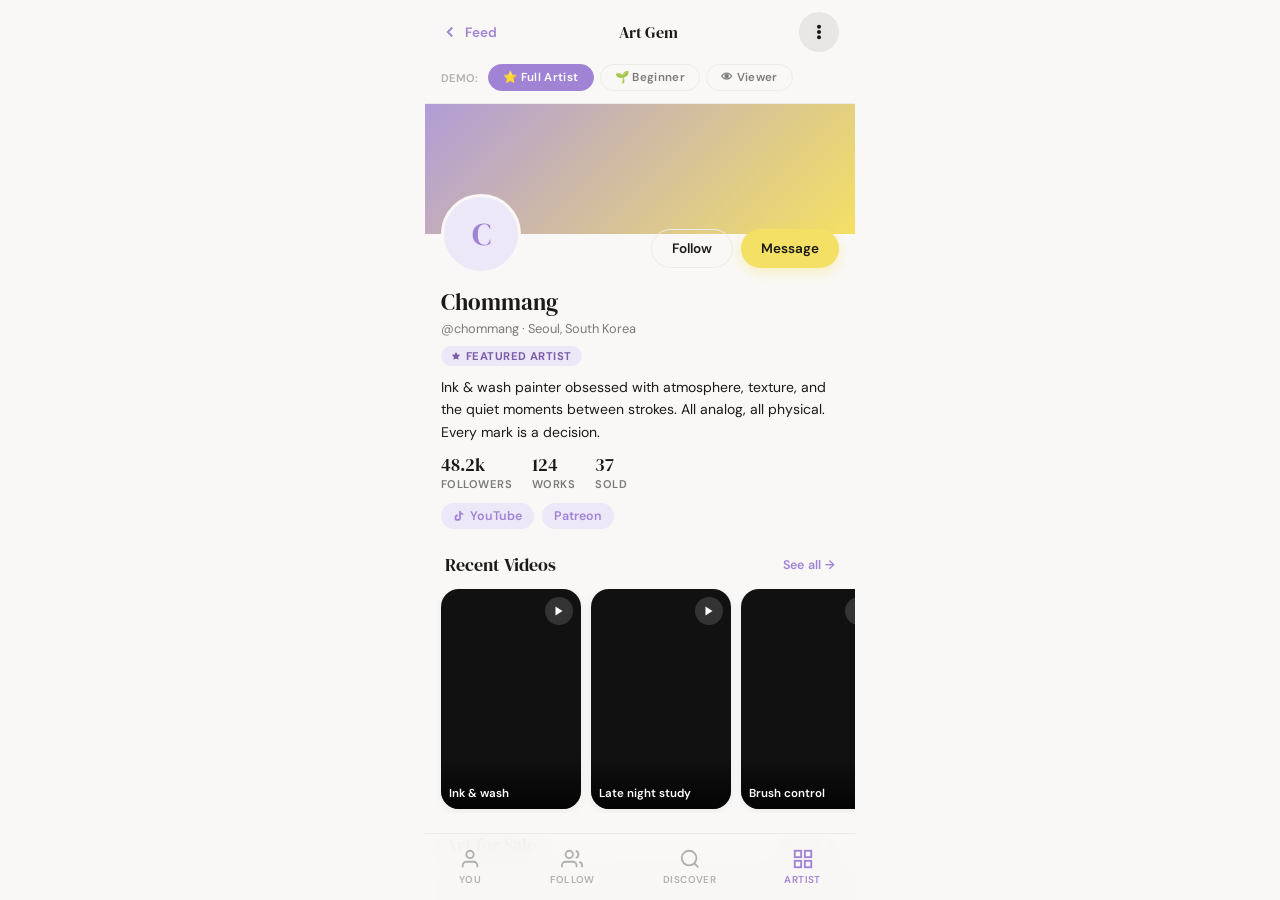
<file: profile.html>
<!DOCTYPE html>
<html lang="en">
<head>
  <meta charset="UTF-8" />
  <meta name="viewport" content="width=device-width, initial-scale=1.0, viewport-fit=cover" />
  <meta name="apple-mobile-web-app-capable" content="yes" />
  <meta name="apple-mobile-web-app-status-bar-style" content="default" />
  <meta name="apple-mobile-web-app-title" content="Art Gem" />
  <title>Art Gem — Profile</title>
  <link rel="stylesheet" href="style.css" />
  <style>

    body { background: var(--bg); overflow: hidden; }

    /* ---- Profile wrapper ---- */
    #profile-page {
      height: 100dvh;
      display: flex;
      flex-direction: column;
      background: var(--bg);
    }

    /* ---- Top Bar ---- */
    .profile-topbar {
      display: flex;
      align-items: center;
      justify-content: space-between;
      padding: max(env(safe-area-inset-top,12px),12px) 16px 12px;
      background: var(--bg);
      position: relative;
      z-index: 10;
    }
    .back-btn {
      display: flex; align-items: center; gap: 6px;
      background: none; border: none;
      font-family: var(--font-body);
      font-size: 0.85rem;
      font-weight: 600;
      color: var(--purple);
      cursor: pointer;
    }

    /* ---- User Type Switcher (demo only) ---- */
    .demo-switcher {
      display: flex;
      gap: 6px;
      overflow-x: auto;
      scrollbar-width: none;
      padding: 0 16px 12px;
      border-bottom: 1px solid var(--border);
    }
    .demo-switcher::-webkit-scrollbar { display: none; }
    .demo-pill {
      flex-shrink: 0;
      padding: 5px 14px;
      border-radius: 50px;
      font-size: 0.72rem;
      font-weight: 600;
      letter-spacing: 0.03em;
      border: 1.5px solid var(--border);
      background: transparent;
      color: var(--text-muted);
      cursor: pointer;
      font-family: var(--font-body);
      transition: all 0.2s;
    }
    .demo-pill.active {
      background: var(--purple);
      border-color: var(--purple);
      color: #fff;
    }

    /* ---- Scrollable Content ---- */
    .profile-scroll {
      flex: 1;
      overflow-y: auto;
      -webkit-overflow-scrolling: touch;
      scrollbar-width: none;
      padding-bottom: 90px;
    }
    .profile-scroll::-webkit-scrollbar { display: none; }

    /* ---- Cover Banner ---- */
    .profile-cover {
      width: 100%;
      height: 130px;
      object-fit: cover;
      display: block;
      position: relative;
    }
    .cover-bg {
      width: 100%;
      height: 130px;
      background: linear-gradient(135deg, var(--purple-light) 0%, var(--yellow) 100%);
    }
    .cover-bg.blue   { background: linear-gradient(135deg, #7BB8D4 0%, #B4D9EE 100%); }
    .cover-bg.green  { background: linear-gradient(135deg, #8EC5A0 0%, #D4EDD9 100%); }
    .cover-bg.viewer { background: linear-gradient(135deg, #D0D0D0 0%, #EFEFEF 100%); }

    /* ---- Bio Header ---- */
    .bio-header {
      padding: 0 16px;
      margin-top: -40px;
      position: relative;
    }
    .bio-avatar-row {
      display: flex;
      align-items: flex-end;
      justify-content: space-between;
      margin-bottom: 12px;
    }
    .bio-avatar {
      width: 80px; height: 80px;
      border-radius: 50%;
      border: 3px solid var(--bg);
      object-fit: cover;
      background: var(--purple-pale);
      display: flex; align-items: center; justify-content: center;
      font-family: var(--font-display);
      font-size: 2rem;
      color: var(--purple);
      flex-shrink: 0;
    }
    .bio-actions { display: flex; gap: 8px; padding-bottom: 6px; }

    .bio-name {
      font-family: var(--font-display);
      font-size: 1.45rem;
      color: var(--text);
      margin-bottom: 2px;
    }
    .bio-handle {
      font-size: 0.8rem;
      color: var(--text-muted);
      margin-bottom: 8px;
    }
    .bio-type-badge {
      display: inline-flex;
      align-items: center;
      gap: 5px;
      padding: 3px 10px;
      border-radius: 50px;
      font-size: 0.7rem;
      font-weight: 700;
      letter-spacing: 0.04em;
      text-transform: uppercase;
      margin-bottom: 10px;
    }
    .badge-artist { background: var(--purple-pale); color: var(--purple-deep); }
    .badge-viewer { background: #F0F0F0; color: var(--text-muted); }

    .bio-desc {
      font-size: 0.875rem;
      line-height: 1.6;
      color: var(--text);
      margin-bottom: 10px;
    }
    .bio-stats {
      display: flex;
      gap: 20px;
      margin-bottom: 12px;
    }
    .stat { display: flex; flex-direction: column; }
    .stat-num {
      font-family: var(--font-display);
      font-size: 1.1rem;
      color: var(--text);
    }
    .stat-label {
      font-size: 0.7rem;
      font-weight: 600;
      color: var(--text-muted);
      text-transform: uppercase;
      letter-spacing: 0.04em;
    }

    .bio-links {
      display: flex;
      gap: 8px;
      flex-wrap: wrap;
      margin-bottom: 4px;
    }
    .bio-link {
      display: inline-flex;
      align-items: center;
      gap: 5px;
      font-size: 0.78rem;
      font-weight: 600;
      color: var(--purple);
      text-decoration: none;
      background: var(--purple-pale);
      padding: 5px 12px;
      border-radius: 50px;
    }

    /* ---- Section ---- */
    .profile-section {
      padding: 20px 0 0;
    }

    /* ---- Horizontal scroll grid ---- */
    .h-scroll {
      display: flex;
      gap: 10px;
      overflow-x: auto;
      scrollbar-width: none;
      padding: 0 16px 4px;
    }
    .h-scroll::-webkit-scrollbar { display: none; }

    /* ---- Video Card (small) ---- */
    .video-card-sm {
      flex-shrink: 0;
      width: 140px;
      border-radius: var(--radius-md);
      overflow: hidden;
      background: #111;
      cursor: pointer;
      position: relative;
      box-shadow: var(--shadow-sm);
    }
    .video-card-sm iframe {
      width: 140px;
      height: 220px;
      border: none;
      display: block;
      pointer-events: none;
    }
    .video-card-sm .vc-label {
      position: absolute;
      bottom: 0; left: 0; right: 0;
      padding: 28px 8px 8px;
      background: linear-gradient(transparent, rgba(0,0,0,0.75));
      font-size: 0.72rem;
      font-weight: 600;
      color: #fff;
      font-family: var(--font-body);
    }
    .vc-play {
      position: absolute;
      top: 8px; right: 8px;
      width: 28px; height: 28px;
      background: rgba(255,255,255,0.15);
      backdrop-filter: blur(6px);
      border-radius: 50%;
      display: flex; align-items: center; justify-content: center;
    }

    /* ---- Art Piece Card ---- */
    .art-card {
      flex-shrink: 0;
      width: 140px;
      border-radius: var(--radius-md);
      overflow: hidden;
      background: var(--bg-card);
      box-shadow: var(--shadow-sm);
      cursor: pointer;
      transition: transform 0.2s;
    }
    .art-card:active { transform: scale(0.97); }
    .art-thumb {
      width: 140px; height: 140px;
      object-fit: cover;
      background: var(--purple-pale);
      display: flex; align-items: center; justify-content: center;
      font-size: 2.5rem;
    }
    .art-info {
      padding: 8px 10px 10px;
    }
    .art-title {
      font-family: var(--font-display);
      font-size: 0.85rem;
      color: var(--text);
      margin-bottom: 3px;
      white-space: nowrap;
      overflow: hidden;
      text-overflow: ellipsis;
    }
    .art-price {
      font-size: 0.8rem;
      font-weight: 700;
      color: var(--purple-deep);
    }
    .art-add-btn {
      width: 100%;
      margin-top: 6px;
      padding: 6px;
      border-radius: 8px;
      background: var(--yellow);
      border: none;
      font-family: var(--font-body);
      font-size: 0.72rem;
      font-weight: 700;
      cursor: pointer;
      transition: background 0.2s, transform 0.15s;
    }
    .art-add-btn:active { transform: scale(0.95); background: var(--yellow-deep); }

    /* ---- Update Card ---- */
    .update-card {
      background: var(--bg-card);
      border-radius: var(--radius-md);
      padding: 14px 16px;
      margin: 0 16px;
      margin-bottom: 10px;
      box-shadow: var(--shadow-sm);
    }
    .update-meta {
      display: flex;
      align-items: center;
      gap: 8px;
      margin-bottom: 8px;
    }
    .update-date {
      font-size: 0.72rem;
      color: var(--text-light);
      font-weight: 500;
    }
    .update-text {
      font-size: 0.875rem;
      line-height: 1.55;
      color: var(--text);
    }
    .update-image {
      width: 100%;
      height: 140px;
      border-radius: 10px;
      object-fit: cover;
      margin-top: 10px;
      background: var(--purple-pale);
      display: flex;
      align-items: center;
      justify-content: center;
      font-size: 2rem;
      overflow: hidden;
    }

    /* ---- Empty state (viewer) ---- */
    .empty-state {
      text-align: center;
      padding: 32px 24px;
      color: var(--text-muted);
    }
    .empty-state .icon {
      font-size: 2.5rem;
      margin-bottom: 10px;
      opacity: 0.5;
    }
    .empty-state p {
      font-size: 0.82rem;
    }

    /* ---- Bottom Nav ---- */
    .bottom-nav-light {
      position: fixed;
      bottom: 0; left: 50%;
      transform: translateX(-50%);
      width: 100%;
      max-width: 430px;
      display: flex;
      align-items: center;
      justify-content: space-around;
      padding: 10px 0 calc(10px + env(safe-area-inset-bottom,0px));
      background: rgba(249,248,246,0.92);
      backdrop-filter: blur(16px);
      border-top: 1px solid var(--border);
      z-index: 50;
    }
    .nav-item-light {
      display: flex;
      flex-direction: column;
      align-items: center;
      gap: 3px;
      cursor: pointer;
      background: none;
      border: none;
      padding: 4px 16px;
      -webkit-tap-highlight-color: transparent;
    }
    .nav-item-light svg { color: var(--text-light); transition: color 0.2s; }
    .nav-item-light.active svg { color: var(--purple); }
    .nav-item-light .nav-label {
      font-size: 0.62rem;
      font-weight: 600;
      letter-spacing: 0.04em;
      color: var(--text-light);
      font-family: var(--font-body);
    }
    .nav-item-light.active .nav-label { color: var(--purple); }
  </style>
</head>
<body>
<div class="app-shell">

  <div id="profile-page">

    <!-- Top Bar -->
    <div class="profile-topbar">
      <button class="back-btn" onclick="window.location.href='feed.html'">
        <svg width="18" height="18" viewBox="0 0 24 24" fill="none" stroke="currentColor" stroke-width="2.5">
          <path d="M15 18l-6-6 6-6"/>
        </svg>
        Feed
      </button>
      <span style="font-family:var(--font-display);font-size:1rem;color:var(--text)">Art Gem</span>
      <button class="icon-btn dark" onclick="showToast('More options coming soon')">
        <svg width="18" height="18" viewBox="0 0 24 24" fill="none" stroke="currentColor" stroke-width="2.5">
          <circle cx="12" cy="5" r="1.5" fill="currentColor"/><circle cx="12" cy="12" r="1.5" fill="currentColor"/><circle cx="12" cy="19" r="1.5" fill="currentColor"/>
        </svg>
      </button>
    </div>

    <!-- Demo Switcher -->
    <div class="demo-switcher">
      <span style="font-size:0.7rem;color:var(--text-light);font-weight:600;align-self:center;flex-shrink:0;margin-right:4px;">DEMO:</span>
      <button class="demo-pill active" onclick="showProfile('full-artist')">⭐ Full Artist</button>
      <button class="demo-pill" onclick="showProfile('beginner-artist')">🌱 Beginner</button>
      <button class="demo-pill" onclick="showProfile('viewer')">👁 Viewer</button>
    </div>

    <!-- Profile Scroll -->
    <div class="profile-scroll" id="profileScroll">

      <!-- ===================== FULL ARTIST ===================== -->
      <div id="profile-full-artist">

        <div class="cover-bg"></div>

        <div class="bio-header">
          <div class="bio-avatar-row">
            <div class="bio-avatar" style="background:var(--purple-pale);color:var(--purple);">C</div>
            <div class="bio-actions">
              <button class="btn btn-outline" onclick="showToast('Following Chommang!')">Follow</button>
              <button class="btn btn-yellow" onclick="showToast('Message coming soon')">Message</button>
            </div>
          </div>

          <div class="bio-name">Chommang</div>
          <div class="bio-handle">@chommang · Seoul, South Korea</div>
          <div class="bio-type-badge badge-artist">
            <svg width="10" height="10" viewBox="0 0 24 24" fill="currentColor"><path d="M12 2L15.09 8.26L22 9.27L17 14.14L18.18 21.02L12 17.77L5.82 21.02L7 14.14L2 9.27L8.91 8.26L12 2Z"/></svg>
            Featured Artist
          </div>

          <p class="bio-desc">Ink & wash painter obsessed with atmosphere, texture, and the quiet moments between strokes. All analog, all physical. Every mark is a decision.</p>

          <div class="bio-stats">
            <div class="stat"><span class="stat-num">48.2k</span><span class="stat-label">Followers</span></div>
            <div class="stat"><span class="stat-num">124</span><span class="stat-label">Works</span></div>
            <div class="stat"><span class="stat-num">37</span><span class="stat-label">Sold</span></div>
          </div>

          <div class="bio-links">
            <a class="bio-link" href="https://www.youtube.com/@Chommang/shorts" target="_blank">
              <svg width="12" height="12" viewBox="0 0 24 24" fill="currentColor"><path d="M19.59 6.69a4.83 4.83 0 01-3.77-4.25V2h-3.45v13.67a2.89 2.89 0 01-2.88 2.5 2.89 2.89 0 01-2.89-2.89 2.89 2.89 0 012.89-2.89c.28 0 .54.04.79.1V9.01a6.27 6.27 0 00-.79-.05 6.34 6.34 0 00-6.34 6.34 6.34 6.34 0 006.34 6.34 6.34 6.34 0 006.33-6.34V8.69a8.18 8.18 0 004.78 1.52V6.73a4.85 4.85 0 01-1.01-.04z"/></svg>
              YouTube
            </a>
            <a class="bio-link" href="#" onclick="showToast('Patreon coming soon');return false;">
              Patreon
            </a>
          </div>
        </div>

        <!-- Recent Videos -->
        <div class="profile-section">
          <div class="section-header">
            <h3>Recent Videos</h3>
            <a href="#" onclick="showToast('All videos coming soon');return false;">See all →</a>
          </div>
          <div class="h-scroll">
            <div class="video-card-sm" onclick="window.location.href='feed.html'">
              <iframe src="https://www.youtube.com/embed/4aeeQsaP2uk?mute=1&controls=0&modestbranding=1&playsinline=1" loading="lazy"></iframe>
              <div class="vc-label">Ink & wash</div>
              <div class="vc-play">
                <svg width="12" height="12" viewBox="0 0 24 24" fill="white"><polygon points="5,3 19,12 5,21"/></svg>
              </div>
            </div>
            <div class="video-card-sm" onclick="window.location.href='feed.html'">
              <iframe src="https://www.youtube.com/embed/yBY7ZAf2tYY?mute=1&controls=0&modestbranding=1&playsinline=1" loading="lazy"></iframe>
              <div class="vc-label">Late night study</div>
              <div class="vc-play">
                <svg width="12" height="12" viewBox="0 0 24 24" fill="white"><polygon points="5,3 19,12 5,21"/></svg>
              </div>
            </div>
            <div class="video-card-sm" onclick="window.location.href='feed.html'">
              <iframe src="https://www.youtube.com/embed/0cwa8eCYT0o?mute=1&controls=0&modestbranding=1&playsinline=1" loading="lazy"></iframe>
              <div class="vc-label">Brush control</div>
              <div class="vc-play">
                <svg width="12" height="12" viewBox="0 0 24 24" fill="white"><polygon points="5,3 19,12 5,21"/></svg>
              </div>
            </div>
          </div>
        </div>

        <!-- Art for Sale -->
        <div class="profile-section">
          <div class="section-header">
            <h3>Art for Sale</h3>
            <a href="store.html">See all →</a>
          </div>
          <div class="h-scroll">
            <div class="art-card" onclick="window.location.href='store.html?piece=morning-fog'">
              <div class="art-thumb">🌊</div>
              <div class="art-info">
                <div class="art-title">Morning Fog</div>
                <div class="art-price">£280</div>
                <button class="art-add-btn" onclick="event.stopPropagation();showToast('Added to basket 🛒')">Add to Basket</button>
              </div>
            </div>
            <div class="art-card" onclick="window.location.href='store.html?piece=night-study'">
              <div class="art-thumb">🌙</div>
              <div class="art-info">
                <div class="art-title">Night Study II</div>
                <div class="art-price">£145</div>
                <button class="art-add-btn" onclick="event.stopPropagation();showToast('Added to basket 🛒')">Add to Basket</button>
              </div>
            </div>
            <div class="art-card" onclick="window.location.href='store.html?piece=river-run'">
              <div class="art-thumb">🍃</div>
              <div class="art-info">
                <div class="art-title">River Run</div>
                <div class="art-price">£320</div>
                <button class="art-add-btn" onclick="event.stopPropagation();showToast('Added to basket 🛒')">Add to Basket</button>
              </div>
            </div>
          </div>
        </div>

        <!-- Updates -->
        <div class="profile-section">
          <div class="section-header" style="margin-bottom:0">
            <h3>Updates</h3>
            <a href="#" onclick="showToast('All updates coming soon');return false;">See all →</a>
          </div>
          <div style="padding:12px 0 0">

            <div class="update-card">
              <div class="update-meta">
                <div class="avatar avatar-sm" style="background:var(--purple-pale);color:var(--purple);font-size:0.8rem">C</div>
                <div>
                  <div style="font-size:0.82rem;font-weight:700;color:var(--text)">Chommang</div>
                  <div class="update-date">2 days ago</div>
                </div>
              </div>
              <p class="update-text">New piece just framed and ready — "Morning Fog" is up in the store. First time I've been truly happy with an atmospheric wash in months. 🌊</p>
              <div class="update-image">🖼</div>
            </div>

            <div class="update-card">
              <div class="update-meta">
                <div class="avatar avatar-sm" style="background:var(--purple-pale);color:var(--purple);font-size:0.8rem">C</div>
                <div>
                  <div style="font-size:0.82rem;font-weight:700;color:var(--text)">Chommang</div>
                  <div class="update-date">1 week ago</div>
                </div>
              </div>
              <p class="update-text">Live session this Saturday 9pm KST — painting a large format piece from scratch. No edits, no cuts. Come watch.</p>
            </div>

          </div>
        </div>

      </div><!-- /full-artist -->

      <!-- ===================== BEGINNER ARTIST ===================== -->
      <div id="profile-beginner-artist" style="display:none">

        <div class="cover-bg green"></div>

        <div class="bio-header">
          <div class="bio-avatar-row">
            <div class="bio-avatar" style="background:#D4EDD9;color:#4A8A5A;">M</div>
            <div class="bio-actions">
              <button class="btn btn-outline" onclick="showToast('Following Miya!')">Follow</button>
            </div>
          </div>

          <div class="bio-name">Miya Tanaka</div>
          <div class="bio-handle">@miyadraws · Tokyo, Japan</div>
          <div class="bio-type-badge badge-artist" style="background:#E4F0E8;color:#3A6A4A;">
            🌱 Emerging Artist
          </div>

          <p class="bio-desc">Learning watercolour one page at a time. Documenting the journey — messy, imperfect, real. Started posting 3 months ago.</p>

          <div class="bio-stats">
            <div class="stat"><span class="stat-num">312</span><span class="stat-label">Followers</span></div>
            <div class="stat"><span class="stat-num">8</span><span class="stat-label">Works</span></div>
            <div class="stat"><span class="stat-num">1</span><span class="stat-label">Sold</span></div>
          </div>

          <div class="bio-links">
            <a class="bio-link" href="#" onclick="showToast('Instagram coming soon');return false;">Instagram</a>
          </div>
        </div>

        <!-- 1 video -->
        <div class="profile-section">
          <div class="section-header">
            <h3>Recent Videos</h3>
          </div>
          <div class="h-scroll">
            <div class="video-card-sm" onclick="window.location.href='feed.html'">
              <iframe src="https://www.youtube.com/embed/0cwa8eCYT0o?mute=1&controls=0&modestbranding=1&playsinline=1" loading="lazy"></iframe>
              <div class="vc-label">First landscape</div>
              <div class="vc-play">
                <svg width="12" height="12" viewBox="0 0 24 24" fill="white"><polygon points="5,3 19,12 5,21"/></svg>
              </div>
            </div>
          </div>
        </div>

        <!-- 1 art piece -->
        <div class="profile-section">
          <div class="section-header">
            <h3>Art for Sale</h3>
          </div>
          <div class="h-scroll">
            <div class="art-card" onclick="window.location.href='store.html'">
              <div class="art-thumb">🌸</div>
              <div class="art-info">
                <div class="art-title">Pink Study No.1</div>
                <div class="art-price">£45</div>
                <button class="art-add-btn" onclick="event.stopPropagation();showToast('Added to basket 🛒')">Add to Basket</button>
              </div>
            </div>
          </div>
        </div>

        <!-- Update -->
        <div class="profile-section">
          <div class="section-header" style="margin-bottom:0">
            <h3>Updates</h3>
          </div>
          <div style="padding:12px 0 0">
            <div class="update-card">
              <div class="update-meta">
                <div class="avatar avatar-sm" style="background:#D4EDD9;color:#4A8A5A;font-size:0.8rem">M</div>
                <div>
                  <div style="font-size:0.82rem;font-weight:700;color:var(--text)">Miya Tanaka</div>
                  <div class="update-date">3 days ago</div>
                </div>
              </div>
              <p class="update-text">Just sold my first piece 🎉 Honestly didn't expect anyone to buy it. Thank you so much, it means everything.</p>
            </div>
          </div>
        </div>

      </div><!-- /beginner-artist -->

      <!-- ===================== VIEWER ===================== -->
      <div id="profile-viewer" style="display:none">

        <div class="cover-bg viewer"></div>

        <div class="bio-header">
          <div class="bio-avatar-row">
            <div class="bio-avatar" style="background:#EBEBEB;color:#9A9A9A;">J</div>
            <div class="bio-actions">
              <button class="btn btn-outline" onclick="showToast('Follow option for artists only')">Follow</button>
            </div>
          </div>

          <div class="bio-name">Jamie K.</div>
          <div class="bio-handle">@jamie_k · London, UK</div>
          <div class="bio-type-badge badge-viewer">
            👁 Viewer
          </div>

          <p class="bio-desc">Just here to discover amazing artists. Not a creator — a collector and admirer. Love watercolour and ink work.</p>

          <div class="bio-stats">
            <div class="stat"><span class="stat-num">0</span><span class="stat-label">Followers</span></div>
            <div class="stat"><span class="stat-num">94</span><span class="stat-label">Following</span></div>
            <div class="stat"><span class="stat-num">3</span><span class="stat-label">Bought</span></div>
          </div>
        </div>

        <!-- Empty state -->
        <div class="profile-section">
          <div class="section-header"><h3>Content</h3></div>
          <div class="empty-state">
            <div class="icon">🎨</div>
            <p>This user doesn't post content.<br/>They're here to explore and collect.</p>
          </div>
        </div>

        <div class="profile-section">
          <div class="section-header"><h3>Saved Artists</h3></div>
          <div class="h-scroll">
            <div style="display:flex;flex-direction:column;align-items:center;gap:4px;flex-shrink:0;cursor:pointer" onclick="showProfile('full-artist');scrollToTop()">
              <div class="avatar avatar-md" style="background:var(--purple-pale);color:var(--purple);">C</div>
              <span style="font-size:0.72rem;font-weight:600;color:var(--text)">Chommang</span>
            </div>
            <div style="display:flex;flex-direction:column;align-items:center;gap:4px;flex-shrink:0;cursor:pointer" onclick="showProfile('beginner-artist');scrollToTop()">
              <div class="avatar avatar-md" style="background:#D4EDD9;color:#4A8A5A;">M</div>
              <span style="font-size:0.72rem;font-weight:600;color:var(--text)">Miya</span>
            </div>
            <div style="display:flex;flex-direction:column;align-items:center;gap:4px;flex-shrink:0">
              <div class="avatar avatar-md" style="background:#FFF0D0;color:#A07020;">D</div>
              <span style="font-size:0.72rem;font-weight:600;color:var(--text)">Drewscape</span>
            </div>
          </div>
        </div>

      </div><!-- /viewer -->

    </div><!-- /profile-scroll -->

    <!-- Bottom Nav -->
    <nav class="bottom-nav-light">
      <button class="nav-item-light" onclick="window.location.href='menu.html'">
        <svg width="22" height="22" viewBox="0 0 24 24" fill="none" stroke="currentColor" stroke-width="2">
          <path d="M20 21v-2a4 4 0 0 0-4-4H8a4 4 0 0 0-4 4v2"/>
          <circle cx="12" cy="7" r="4"/>
        </svg>
        <span class="nav-label">YOU</span>
      </button>
      <button class="nav-item-light" onclick="window.location.href='feed.html'">
        <svg width="22" height="22" viewBox="0 0 24 24" fill="none" stroke="currentColor" stroke-width="2">
          <path d="M17 21v-2a4 4 0 0 0-4-4H5a4 4 0 0 0-4 4v2"/>
          <circle cx="9" cy="7" r="4"/>
          <path d="M23 21v-2a4 4 0 0 0-3-3.87M16 3.13a4 4 0 0 1 0 7.75"/>
        </svg>
        <span class="nav-label">FOLLOW</span>
      </button>
      <button class="nav-item-light" onclick="window.location.href='feed.html'">
        <svg width="22" height="22" viewBox="0 0 24 24" fill="none" stroke="currentColor" stroke-width="2">
          <circle cx="11" cy="11" r="8"/><path d="m21 21-4.35-4.35"/>
        </svg>
        <span class="nav-label">DISCOVER</span>
      </button>
      <button class="nav-item-light active">
        <svg width="22" height="22" viewBox="0 0 24 24" fill="none" stroke="currentColor" stroke-width="2">
          <rect x="3" y="3" width="7" height="7"/><rect x="14" y="3" width="7" height="7"/>
          <rect x="14" y="14" width="7" height="7"/><rect x="3" y="14" width="7" height="7"/>
        </svg>
        <span class="nav-label">ARTIST</span>
      </button>
    </nav>

  </div>

  <div class="toast" id="toast"></div>

</div>

<script>
  function showProfile(type) {
    ['full-artist','beginner-artist','viewer'].forEach(id => {
      document.getElementById('profile-' + id).style.display = 'none';
    });
    document.getElementById('profile-' + type).style.display = 'block';

    document.querySelectorAll('.demo-pill').forEach(p => p.classList.remove('active'));
    const pills = document.querySelectorAll('.demo-pill');
    const map = { 'full-artist': 0, 'beginner-artist': 1, 'viewer': 2 };
    pills[map[type]].classList.add('active');

    scrollToTop();
  }

  function scrollToTop() {
    document.getElementById('profileScroll').scrollTo({ top: 0, behavior: 'smooth' });
  }

  function showToast(msg) {
    const t = document.getElementById('toast');
    t.textContent = msg;
    t.classList.add('show');
    setTimeout(() => t.classList.remove('show'), 2200);
  }

  // Swipe left → back to feed
  let sx = 0, sy = 0;
  document.getElementById('profile-page').addEventListener('touchstart', e => {
    sx = e.touches[0].clientX;
    sy = e.touches[0].clientY;
  }, { passive: true });
  document.getElementById('profile-page').addEventListener('touchend', e => {
    const dx = e.changedTouches[0].clientX - sx;
    const dy = Math.abs(e.changedTouches[0].clientY - sy);
    if (dx > 60 && dy < 50) window.location.href = 'feed.html';
  }, { passive: true });
</script>
</body>
</html>
</file>
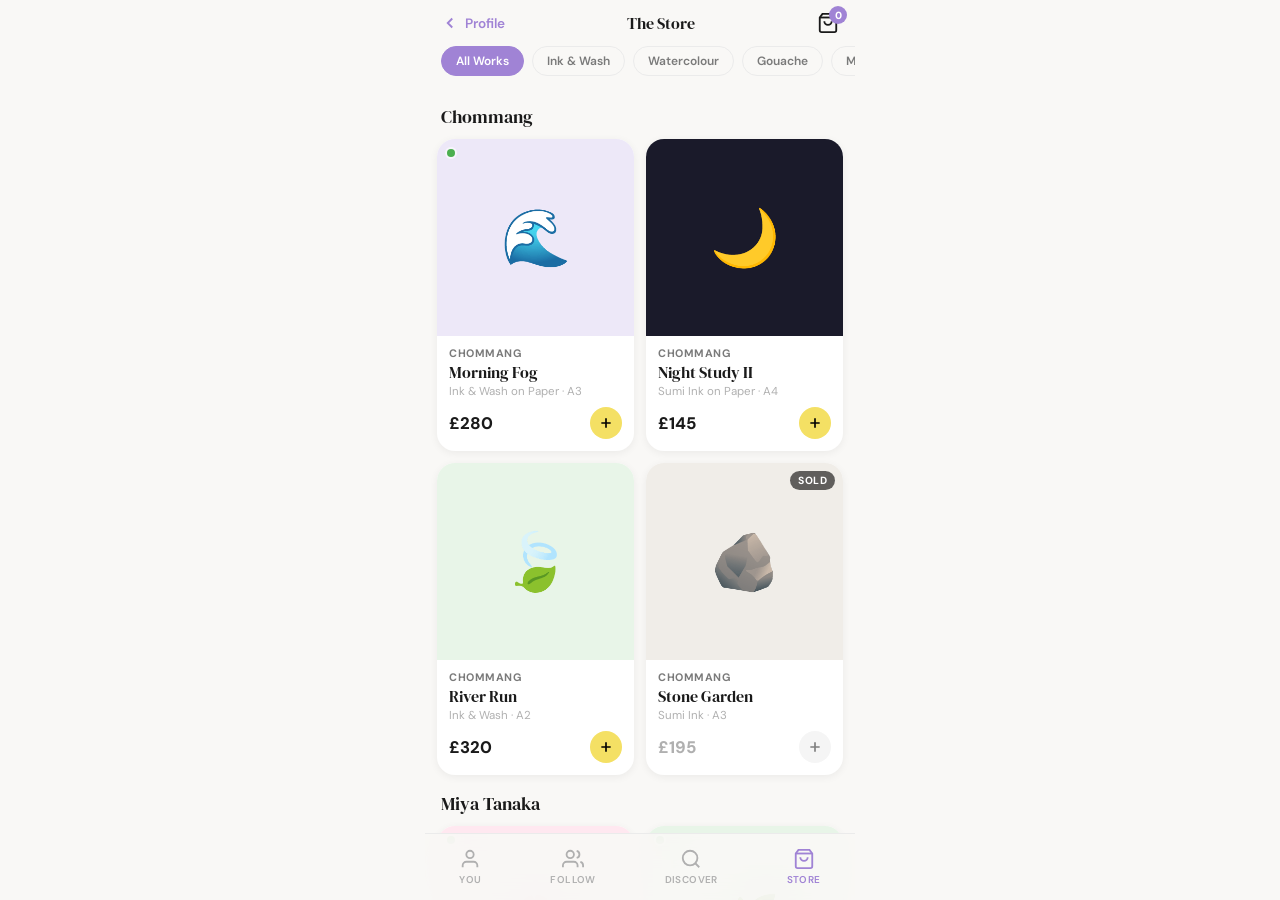
<file: store.html>
<!DOCTYPE html>
<html lang="en">
<head>
  <meta charset="UTF-8" />
  <meta name="viewport" content="width=device-width, initial-scale=1.0, viewport-fit=cover" />
  <meta name="apple-mobile-web-app-capable" content="yes" />
  <meta name="apple-mobile-web-app-status-bar-style" content="default" />
  <title>Art Gem — Store</title>
  <link rel="stylesheet" href="style.css" />
  <style>
    body { background: var(--bg); overflow: hidden; }

    #store-page {
      height: 100dvh;
      display: flex;
      flex-direction: column;
      background: var(--bg);
    }

    /* ---- Top Bar ---- */
    .store-topbar {
      display: flex;
      align-items: center;
      justify-content: space-between;
      padding: max(env(safe-area-inset-top,12px),12px) 16px 12px;
      background: var(--bg);
      z-index: 10;
    }
    .back-btn {
      display: flex; align-items: center; gap: 6px;
      background: none; border: none;
      font-family: var(--font-body);
      font-size: 0.85rem;
      font-weight: 600;
      color: var(--purple);
      cursor: pointer;
    }
    .basket-btn {
      display: flex; align-items: center; gap: 6px;
      background: none; border: none;
      font-family: var(--font-body);
      font-size: 0.85rem;
      font-weight: 600;
      color: var(--text);
      cursor: pointer;
      position: relative;
    }
    .basket-count {
      position: absolute;
      top: -6px; right: -8px;
      width: 18px; height: 18px;
      background: var(--purple);
      color: #fff;
      border-radius: 50%;
      font-size: 0.65rem;
      font-weight: 800;
      display: flex; align-items: center; justify-content: center;
    }

    /* ---- Filter chips ---- */
    .store-filters {
      display: flex;
      gap: 8px;
      overflow-x: auto;
      scrollbar-width: none;
      padding: 0 16px 12px;
    }
    .store-filters::-webkit-scrollbar { display: none; }
    .filter-chip {
      flex-shrink: 0;
      padding: 6px 14px;
      border-radius: 50px;
      font-size: 0.75rem;
      font-weight: 600;
      border: 1.5px solid var(--border);
      background: transparent;
      color: var(--text-muted);
      cursor: pointer;
      font-family: var(--font-body);
      transition: all 0.2s;
    }
    .filter-chip.active {
      background: var(--purple);
      border-color: var(--purple);
      color: #fff;
    }

    /* ---- Store Scroll ---- */
    .store-scroll {
      flex: 1;
      overflow-y: auto;
      -webkit-overflow-scrolling: touch;
      scrollbar-width: none;
      padding: 0 12px 90px;
    }
    .store-scroll::-webkit-scrollbar { display: none; }

    /* ---- Grid ---- */
    .store-grid {
      display: grid;
      grid-template-columns: 1fr 1fr;
      gap: 12px;
    }

    /* ---- Store Card ---- */
    .store-card {
      background: var(--bg-card);
      border-radius: var(--radius-md);
      overflow: hidden;
      box-shadow: var(--shadow-sm);
      cursor: pointer;
      transition: transform 0.2s, box-shadow 0.2s;
      position: relative;
    }
    .store-card:active { transform: scale(0.97); box-shadow: var(--shadow-md); }

    .store-thumb {
      width: 100%;
      aspect-ratio: 1;
      object-fit: cover;
      background: var(--purple-pale);
      display: flex;
      align-items: center;
      justify-content: center;
      font-size: 3.5rem;
      position: relative;
    }
    .sold-badge {
      position: absolute;
      top: 8px; right: 8px;
      background: rgba(0,0,0,0.6);
      color: #fff;
      font-size: 0.65rem;
      font-weight: 700;
      padding: 3px 8px;
      border-radius: 50px;
      letter-spacing: 0.04em;
    }
    .available-dot {
      position: absolute;
      top: 10px; left: 10px;
      width: 8px; height: 8px;
      border-radius: 50%;
      background: #4CAF50;
      box-shadow: 0 0 0 2px rgba(255,255,255,0.6);
    }

    .store-info {
      padding: 10px 12px 12px;
    }
    .store-artist {
      font-size: 0.68rem;
      font-weight: 700;
      color: var(--text-muted);
      text-transform: uppercase;
      letter-spacing: 0.05em;
      margin-bottom: 3px;
    }
    .store-title {
      font-family: var(--font-display);
      font-size: 1rem;
      color: var(--text);
      margin-bottom: 2px;
      line-height: 1.2;
    }
    .store-medium {
      font-size: 0.72rem;
      color: var(--text-light);
      margin-bottom: 8px;
    }
    .store-price-row {
      display: flex;
      align-items: center;
      justify-content: space-between;
    }
    .store-price {
      font-size: 1.05rem;
      font-weight: 800;
      color: var(--text);
      font-family: var(--font-body);
    }
    .store-add {
      width: 32px; height: 32px;
      border-radius: 50%;
      background: var(--yellow);
      border: none;
      display: flex; align-items: center; justify-content: center;
      cursor: pointer;
      transition: background 0.2s, transform 0.15s;
      font-size: 1.1rem;
    }
    .store-add:active { transform: scale(0.88); background: var(--yellow-deep); }

    /* ---- Section label ---- */
    .store-section-label {
      font-family: var(--font-display);
      font-size: 1.15rem;
      color: var(--text);
      padding: 16px 4px 10px;
    }

    /* ---- Piece Detail Sheet ---- */
    .piece-sheet {
      position: fixed;
      inset: 0;
      z-index: 200;
      pointer-events: none;
      opacity: 0;
      transition: opacity 0.3s;
    }
    .piece-sheet.open {
      opacity: 1;
      pointer-events: all;
    }
    .piece-overlay {
      position: absolute;
      inset: 0;
      background: rgba(0,0,0,0.5);
    }
    .piece-panel {
      position: absolute;
      bottom: 0; left: 0; right: 0;
      background: var(--bg);
      border-radius: 24px 24px 0 0;
      padding: 0 0 env(safe-area-inset-bottom, 20px);
      transform: translateY(100%);
      transition: transform 0.4s cubic-bezier(0.4,0,0.2,1);
      max-height: 92dvh;
      overflow-y: auto;
      scrollbar-width: none;
    }
    .piece-panel::-webkit-scrollbar { display: none; }
    .piece-sheet.open .piece-panel { transform: translateY(0); }

    .piece-drag-handle {
      width: 40px; height: 4px;
      background: var(--border);
      border-radius: 2px;
      margin: 12px auto 0;
    }
    .piece-image-large {
      width: calc(100% - 32px);
      margin: 16px 16px 0;
      aspect-ratio: 1;
      border-radius: var(--radius-md);
      background: var(--purple-pale);
      display: flex; align-items: center; justify-content: center;
      font-size: 6rem;
      overflow: hidden;
    }
    .piece-detail-body {
      padding: 20px 20px 24px;
    }
    .piece-artist-row {
      display: flex; align-items: center; gap: 10px;
      margin-bottom: 12px;
    }
    .piece-title {
      font-family: var(--font-display);
      font-size: 1.6rem;
      color: var(--text);
      margin-bottom: 4px;
    }
    .piece-meta {
      font-size: 0.8rem;
      color: var(--text-muted);
      margin-bottom: 12px;
    }
    .piece-desc {
      font-size: 0.88rem;
      line-height: 1.65;
      color: var(--text);
      margin-bottom: 16px;
    }
    .piece-specs {
      display: grid;
      grid-template-columns: 1fr 1fr;
      gap: 8px;
      margin-bottom: 20px;
    }
    .spec-item {
      background: var(--purple-pale);
      border-radius: 10px;
      padding: 10px 12px;
    }
    .spec-label {
      font-size: 0.68rem;
      font-weight: 700;
      color: var(--text-muted);
      text-transform: uppercase;
      letter-spacing: 0.05em;
      margin-bottom: 2px;
    }
    .spec-value {
      font-size: 0.85rem;
      font-weight: 600;
      color: var(--text);
    }
    .piece-buy-row {
      display: flex;
      align-items: center;
      justify-content: space-between;
      gap: 12px;
    }
    .piece-price-big {
      font-family: var(--font-display);
      font-size: 1.8rem;
      color: var(--text);
    }

    /* ---- Bottom Nav ---- */
    .bottom-nav-light {
      position: fixed;
      bottom: 0; left: 50%;
      transform: translateX(-50%);
      width: 100%;
      max-width: 430px;
      display: flex;
      align-items: center;
      justify-content: space-around;
      padding: 10px 0 calc(10px + env(safe-area-inset-bottom,0px));
      background: rgba(249,248,246,0.92);
      backdrop-filter: blur(16px);
      border-top: 1px solid var(--border);
      z-index: 50;
    }
    .nav-item-light {
      display: flex;
      flex-direction: column;
      align-items: center;
      gap: 3px;
      cursor: pointer;
      background: none;
      border: none;
      padding: 4px 16px;
    }
    .nav-item-light svg { color: var(--text-light); }
    .nav-item-light.active svg { color: var(--purple); }
    .nav-item-light .nav-label {
      font-size: 0.62rem;
      font-weight: 600;
      letter-spacing: 0.04em;
      color: var(--text-light);
      font-family: var(--font-body);
    }
    .nav-item-light.active .nav-label { color: var(--purple); }
  </style>
</head>
<body>
<div class="app-shell">
  <div id="store-page">

    <!-- Top Bar -->
    <div class="store-topbar">
      <button class="back-btn" onclick="window.location.href='profile.html'">
        <svg width="18" height="18" viewBox="0 0 24 24" fill="none" stroke="currentColor" stroke-width="2.5">
          <path d="M15 18l-6-6 6-6"/>
        </svg>
        Profile
      </button>
      <span style="font-family:var(--font-display);font-size:1rem;">The Store</span>
      <button class="basket-btn" onclick="showToast('Basket coming soon 🛒')">
        <svg width="22" height="22" viewBox="0 0 24 24" fill="none" stroke="currentColor" stroke-width="2">
          <path d="M6 2L3 6v14a2 2 0 002 2h14a2 2 0 002-2V6l-3-4z"/>
          <line x1="3" y1="6" x2="21" y2="6"/>
          <path d="M16 10a4 4 0 01-8 0"/>
        </svg>
        <span class="basket-count" id="basketCount">0</span>
      </button>
    </div>

    <!-- Filters -->
    <div class="store-filters">
      <button class="filter-chip active" onclick="filterStore(this,'all')">All Works</button>
      <button class="filter-chip" onclick="filterStore(this,'ink')">Ink & Wash</button>
      <button class="filter-chip" onclick="filterStore(this,'watercolour')">Watercolour</button>
      <button class="filter-chip" onclick="filterStore(this,'gouache')">Gouache</button>
      <button class="filter-chip" onclick="filterStore(this,'marker')">Marker</button>
      <button class="filter-chip" onclick="filterStore(this,'available')">Available</button>
    </div>

    <!-- Store Grid -->
    <div class="store-scroll">

      <div class="store-section-label">Chommang</div>
      <div class="store-grid">

        <div class="store-card" onclick="openPiece('morning-fog')">
          <div class="store-thumb">
            🌊
            <div class="available-dot"></div>
          </div>
          <div class="store-info">
            <div class="store-artist">Chommang</div>
            <div class="store-title">Morning Fog</div>
            <div class="store-medium">Ink & Wash on Paper · A3</div>
            <div class="store-price-row">
              <span class="store-price">£280</span>
              <button class="store-add" onclick="event.stopPropagation();addToBasket('Morning Fog')">
                <svg width="16" height="16" viewBox="0 0 24 24" fill="none" stroke="currentColor" stroke-width="2.5"><path d="M12 5v14M5 12h14"/></svg>
              </button>
            </div>
          </div>
        </div>

        <div class="store-card" onclick="openPiece('night-study')">
          <div class="store-thumb" style="background:#1A1A2A;font-size:3.5rem;">🌙</div>
          <div class="store-info">
            <div class="store-artist">Chommang</div>
            <div class="store-title">Night Study II</div>
            <div class="store-medium">Sumi Ink on Paper · A4</div>
            <div class="store-price-row">
              <span class="store-price">£145</span>
              <button class="store-add" onclick="event.stopPropagation();addToBasket('Night Study II')">
                <svg width="16" height="16" viewBox="0 0 24 24" fill="none" stroke="currentColor" stroke-width="2.5"><path d="M12 5v14M5 12h14"/></svg>
              </button>
            </div>
          </div>
        </div>

        <div class="store-card" onclick="openPiece('river-run')">
          <div class="store-thumb" style="background:#E8F5E8;">🍃</div>
          <div class="store-info">
            <div class="store-artist">Chommang</div>
            <div class="store-title">River Run</div>
            <div class="store-medium">Ink & Wash · A2</div>
            <div class="store-price-row">
              <span class="store-price">£320</span>
              <button class="store-add" onclick="event.stopPropagation();addToBasket('River Run')">
                <svg width="16" height="16" viewBox="0 0 24 24" fill="none" stroke="currentColor" stroke-width="2.5"><path d="M12 5v14M5 12h14"/></svg>
              </button>
            </div>
          </div>
        </div>

        <div class="store-card" onclick="openPiece('stone-garden')">
          <div class="store-thumb" style="background:#F0EDE8;">🪨
            <div class="sold-badge">SOLD</div>
          </div>
          <div class="store-info">
            <div class="store-artist">Chommang</div>
            <div class="store-title">Stone Garden</div>
            <div class="store-medium">Sumi Ink · A3</div>
            <div class="store-price-row">
              <span class="store-price" style="color:var(--text-light);">£195</span>
              <button class="store-add" style="background:var(--border);opacity:0.5" onclick="event.stopPropagation();showToast('This piece has sold')">
                <svg width="16" height="16" viewBox="0 0 24 24" fill="none" stroke="currentColor" stroke-width="2.5"><path d="M12 5v14M5 12h14"/></svg>
              </button>
            </div>
          </div>
        </div>

      </div>

      <div class="store-section-label">Miya Tanaka</div>
      <div class="store-grid">

        <div class="store-card" onclick="openPiece('pink-study')">
          <div class="store-thumb" style="background:#FFE8F0;">🌸
            <div class="available-dot"></div>
          </div>
          <div class="store-info">
            <div class="store-artist">Miya Tanaka</div>
            <div class="store-title">Pink Study No.1</div>
            <div class="store-medium">Watercolour · A5</div>
            <div class="store-price-row">
              <span class="store-price">£45</span>
              <button class="store-add" onclick="event.stopPropagation();addToBasket('Pink Study')">
                <svg width="16" height="16" viewBox="0 0 24 24" fill="none" stroke="currentColor" stroke-width="2.5"><path d="M12 5v14M5 12h14"/></svg>
              </button>
            </div>
          </div>
        </div>

        <div class="store-card" onclick="openPiece('garden-path')">
          <div class="store-thumb" style="background:#E8F5E8;">🌿
            <div class="available-dot"></div>
          </div>
          <div class="store-info">
            <div class="store-artist">Miya Tanaka</div>
            <div class="store-title">Garden Path</div>
            <div class="store-medium">Watercolour · A4</div>
            <div class="store-price-row">
              <span class="store-price">£65</span>
              <button class="store-add" onclick="event.stopPropagation();addToBasket('Garden Path')">
                <svg width="16" height="16" viewBox="0 0 24 24" fill="none" stroke="currentColor" stroke-width="2.5"><path d="M12 5v14M5 12h14"/></svg>
              </button>
            </div>
          </div>
        </div>

      </div>

      <div class="store-section-label">Drewscape</div>
      <div class="store-grid">

        <div class="store-card" onclick="openPiece('urban-corner')">
          <div class="store-thumb" style="background:#F0F0F8;">🏙
            <div class="available-dot"></div>
          </div>
          <div class="store-info">
            <div class="store-artist">Drewscape</div>
            <div class="store-title">Urban Corner</div>
            <div class="store-medium">Marker & Ink · A3</div>
            <div class="store-price-row">
              <span class="store-price">£210</span>
              <button class="store-add" onclick="event.stopPropagation();addToBasket('Urban Corner')">
                <svg width="16" height="16" viewBox="0 0 24 24" fill="none" stroke="currentColor" stroke-width="2.5"><path d="M12 5v14M5 12h14"/></svg>
              </button>
            </div>
          </div>
        </div>

        <div class="store-card" onclick="openPiece('cafe-study')">
          <div class="store-thumb" style="background:#FFF8E8;">☕
            <div class="available-dot"></div>
          </div>
          <div class="store-info">
            <div class="store-artist">Drewscape</div>
            <div class="store-title">Café Study</div>
            <div class="store-medium">Pen & Ink · A5</div>
            <div class="store-price-row">
              <span class="store-price">£95</span>
              <button class="store-add" onclick="event.stopPropagation();addToBasket('Café Study')">
                <svg width="16" height="16" viewBox="0 0 24 24" fill="none" stroke="currentColor" stroke-width="2.5"><path d="M12 5v14M5 12h14"/></svg>
              </button>
            </div>
          </div>
        </div>

      </div>

    </div><!-- /store-scroll -->

    <!-- Bottom Nav -->
    <nav class="bottom-nav-light">
      <button class="nav-item-light" onclick="window.location.href='menu.html'">
        <svg width="22" height="22" viewBox="0 0 24 24" fill="none" stroke="currentColor" stroke-width="2">
          <path d="M20 21v-2a4 4 0 0 0-4-4H8a4 4 0 0 0-4 4v2"/><circle cx="12" cy="7" r="4"/>
        </svg>
        <span class="nav-label">YOU</span>
      </button>
      <button class="nav-item-light" onclick="window.location.href='feed.html'">
        <svg width="22" height="22" viewBox="0 0 24 24" fill="none" stroke="currentColor" stroke-width="2">
          <path d="M17 21v-2a4 4 0 0 0-4-4H5a4 4 0 0 0-4 4v2"/><circle cx="9" cy="7" r="4"/>
          <path d="M23 21v-2a4 4 0 0 0-3-3.87M16 3.13a4 4 0 0 1 0 7.75"/>
        </svg>
        <span class="nav-label">FOLLOW</span>
      </button>
      <button class="nav-item-light" onclick="window.location.href='feed.html'">
        <svg width="22" height="22" viewBox="0 0 24 24" fill="none" stroke="currentColor" stroke-width="2">
          <circle cx="11" cy="11" r="8"/><path d="m21 21-4.35-4.35"/>
        </svg>
        <span class="nav-label">DISCOVER</span>
      </button>
      <button class="nav-item-light active">
        <svg width="22" height="22" viewBox="0 0 24 24" fill="none" stroke="currentColor" stroke-width="2">
          <path d="M6 2L3 6v14a2 2 0 002 2h14a2 2 0 002-2V6l-3-4z"/>
          <line x1="3" y1="6" x2="21" y2="6"/>
          <path d="M16 10a4 4 0 01-8 0"/>
        </svg>
        <span class="nav-label">STORE</span>
      </button>
    </nav>

  </div>

  <!-- Piece Detail Sheet -->
  <div class="piece-sheet" id="pieceSheet">
    <div class="piece-overlay" onclick="closePiece()"></div>
    <div class="piece-panel" id="piecePanel">
      <div class="piece-drag-handle"></div>
      <div class="piece-image-large" id="pieceImage">🌊</div>
      <div class="piece-detail-body">
        <div class="piece-artist-row">
          <div class="avatar avatar-sm" style="background:var(--purple-pale);color:var(--purple);" id="pieceArtistAvatar">C</div>
          <span style="font-size:0.82rem;font-weight:700;color:var(--text-muted);" id="pieceArtistName">Chommang</span>
        </div>
        <div class="piece-title" id="pieceTitle">Morning Fog</div>
        <div class="piece-meta" id="pieceMeta">Ink & Wash on Paper · A3 · 2025</div>
        <p class="piece-desc" id="pieceDesc">A quiet study in atmosphere — three layers of wash, built slowly over four hours. The fog was unplanned. It arrived on its own.</p>
        <div class="piece-specs">
          <div class="spec-item">
            <div class="spec-label">Size</div>
            <div class="spec-value" id="pieceSize">42 × 30 cm</div>
          </div>
          <div class="spec-item">
            <div class="spec-label">Medium</div>
            <div class="spec-value" id="pieceMedium">Ink & Wash</div>
          </div>
          <div class="spec-item">
            <div class="spec-label">Paper</div>
            <div class="spec-value" id="piecePaper">300gsm Cold Press</div>
          </div>
          <div class="spec-item">
            <div class="spec-label">Ships in</div>
            <div class="spec-value">5–7 days</div>
          </div>
        </div>
        <div class="piece-buy-row">
          <div class="piece-price-big" id="piecePriceBig">£280</div>
          <button class="btn btn-primary" style="flex:1;max-width:200px;" id="pieceAddBtn" onclick="addToBasketFromSheet()">
            Add to Basket
          </button>
        </div>
      </div>
    </div>
  </div>

  <div class="toast" id="toast"></div>

</div>

<script>
  let basketCount = 0;

  const pieces = {
    'morning-fog': {
      emoji:'🌊', title:'Morning Fog', artist:'Chommang', artistAvatar:'C',
      meta:'Ink & Wash on Paper · A3 · 2025',
      desc:'A quiet study in atmosphere — three layers of wash, built slowly over four hours. The fog arrived on its own.',
      size:'42 × 30 cm', medium:'Ink & Wash', paper:'300gsm Cold Press', price:'£280'
    },
    'night-study': {
      emoji:'🌙', title:'Night Study II', artist:'Chommang', artistAvatar:'C',
      meta:'Sumi Ink on Paper · A4 · 2025',
      desc:'Second in a series of night studies. Exploring how little ink you need to describe darkness.',
      size:'29 × 21 cm', medium:'Sumi Ink', paper:'200gsm Smooth', price:'£145'
    },
    'river-run': {
      emoji:'🍃', title:'River Run', artist:'Chommang', artistAvatar:'C',
      meta:'Ink & Wash · A2 · 2024',
      desc:'Large format piece. The river came from memory — a walk taken without a camera. Only a brush survived.',
      size:'59 × 42 cm', medium:'Ink & Wash', paper:'300gsm Cold Press', price:'£320'
    },
    'stone-garden': {
      emoji:'🪨', title:'Stone Garden', artist:'Chommang', artistAvatar:'C',
      meta:'Sumi Ink · A3 · 2024 · SOLD',
      desc:'Inspired by a Kyoto garden visit. Minimal marks, maximum space.',
      size:'42 × 30 cm', medium:'Sumi Ink', paper:'Washi', price:'£195 (SOLD)'
    },
    'pink-study': {
      emoji:'🌸', title:'Pink Study No.1', artist:'Miya Tanaka', artistAvatar:'M',
      meta:'Watercolour · A5 · 2026',
      desc:'My first piece that felt finished. Spent 3 hours on this small square and it taught me more than 30 hours of practice.',
      size:'15 × 21 cm', medium:'Watercolour', paper:'140gsm Cold Press', price:'£45'
    },
    'garden-path': {
      emoji:'🌿', title:'Garden Path', artist:'Miya Tanaka', artistAvatar:'M',
      meta:'Watercolour · A4 · 2026',
      desc:'The path through my grandmother\'s garden. Painted from memory after she moved away.',
      size:'21 × 29 cm', medium:'Watercolour', paper:'200gsm Hot Press', price:'£65'
    },
    'urban-corner': {
      emoji:'🏙', title:'Urban Corner', artist:'Drewscape', artistAvatar:'D',
      meta:'Marker & Ink · A3 · 2025',
      desc:'Sketched on-location in 40 minutes, Singapore. Coloured back in the studio. The corner is still there.',
      size:'42 × 30 cm', medium:'Marker & Ink', paper:'Cartridge', price:'£210'
    },
    'cafe-study': {
      emoji:'☕', title:'Café Study', artist:'Drewscape', artistAvatar:'D',
      meta:'Pen & Ink · A5 · 2025',
      desc:'A quick study from a regular café. Pen only. No pencil lines first.',
      size:'15 × 21 cm', medium:'Pen & Ink', paper:'Smooth 160gsm', price:'£95'
    },
  };

  function openPiece(id) {
    const p = pieces[id];
    if (!p) return;
    document.getElementById('pieceImage').textContent = p.emoji;
    document.getElementById('pieceTitle').textContent = p.title;
    document.getElementById('pieceArtistAvatar').textContent = p.artistAvatar;
    document.getElementById('pieceArtistName').textContent = p.artist;
    document.getElementById('pieceMeta').textContent = p.meta;
    document.getElementById('pieceDesc').textContent = p.desc;
    document.getElementById('pieceSize').textContent = p.size;
    document.getElementById('pieceMedium').textContent = p.medium;
    document.getElementById('piecePaper').textContent = p.paper;
    document.getElementById('piecePriceBig').textContent = p.price;
    document.getElementById('pieceAddBtn').dataset.name = p.title;
    document.getElementById('pieceSheet').classList.add('open');
  }

  function closePiece() {
    document.getElementById('pieceSheet').classList.remove('open');
  }

  function addToBasketFromSheet() {
    const name = document.getElementById('pieceAddBtn').dataset.name;
    addToBasket(name);
    closePiece();
  }

  function addToBasket(name) {
    basketCount++;
    document.getElementById('basketCount').textContent = basketCount;
    showToast('🛒 ' + name + ' added to basket');
  }

  function filterStore(btn, type) {
    document.querySelectorAll('.filter-chip').forEach(c => c.classList.remove('active'));
    btn.classList.add('active');
    showToast('Filtering by: ' + btn.textContent);
  }

  function showToast(msg) {
    const t = document.getElementById('toast');
    t.textContent = msg;
    t.classList.add('show');
    setTimeout(() => t.classList.remove('show'), 2200);
  }

  // Swipe to close sheet
  let sy = 0;
  document.getElementById('piecePanel').addEventListener('touchstart', e => { sy = e.touches[0].clientY; }, { passive:true });
  document.getElementById('piecePanel').addEventListener('touchend', e => {
    if (e.changedTouches[0].clientY - sy > 80) closePiece();
  }, { passive:true });

  // Check if opened from profile with a piece param
  const urlParams = new URLSearchParams(window.location.search);
  const piece = urlParams.get('piece');
  if (piece) { setTimeout(() => openPiece(piece), 300); }
</script>
</body>
</html>
</file>
<file: style.css>
/* ============================================
   ART GEM — style.css
   Design System & Global Styles
   ============================================ */

@import url('https://fonts.googleapis.com/css2?family=DM+Serif+Display:ital@0;1&family=DM+Sans:wght@300;400;500;600&display=swap');

/* ---- CSS Variables ---- */
:root {
  --bg:           #F9F8F6;
  --bg-card:      #FFFFFF;
  --purple:       #A083D5;
  --purple-deep:  #7B5EA7;
  --purple-light: #B19CD8;
  --purple-pale:  #EDE8F8;
  --yellow:       #F4E064;
  --yellow-deep:  #EFCF20;
  --text:         #1A1A1A;
  --text-muted:   #7A7A7A;
  --text-light:   #B0B0B0;
  --border:       #EBEBEB;
  --shadow-sm:    0 2px 8px rgba(0,0,0,0.06);
  --shadow-md:    0 8px 24px rgba(0,0,0,0.10);
  --radius-sm:    10px;
  --radius-md:    18px;
  --radius-lg:    28px;
  --font-display: 'DM Serif Display', serif;
  --font-body:    'DM Sans', sans-serif;
}

/* ---- Reset ---- */
*, *::before, *::after { box-sizing: border-box; margin: 0; padding: 0; }

html, body {
  width: 100%;
  height: 100%;
  overflow: hidden;
  background: var(--bg);
  font-family: var(--font-body);
  color: var(--text);
  -webkit-font-smoothing: antialiased;
  -webkit-tap-highlight-color: transparent;
  touch-action: pan-y;
}

/* ---- App Shell ---- */
.app-shell {
  width: 100%;
  max-width: 430px;
  height: 100dvh;
  margin: 0 auto;
  position: relative;
  overflow: hidden;
  background: var(--bg);
}

/* ---- Page Transitions ---- */
.page {
  position: absolute;
  top: 0; left: 0;
  width: 100%; height: 100%;
  background: var(--bg);
  transition: transform 0.38s cubic-bezier(0.4, 0, 0.2, 1),
              opacity 0.38s ease;
  will-change: transform;
}

.page.active   { transform: translateX(0);     opacity: 1;   pointer-events: all; }
.page.left     { transform: translateX(-100%); opacity: 0.4; pointer-events: none; }
.page.right    { transform: translateX(100%);  opacity: 0.4; pointer-events: none; }
.page.hidden   { transform: translateX(100%);  opacity: 0;   pointer-events: none; }

/* ---- Typography ---- */
h1, h2, h3 { font-family: var(--font-display); font-weight: 400; }
h1 { font-size: 2rem; line-height: 1.15; }
h2 { font-size: 1.4rem; line-height: 1.2; }
h3 { font-size: 1.1rem; }

p  { font-size: 0.875rem; line-height: 1.6; color: var(--text-muted); }

/* ---- Buttons ---- */
.btn {
  display: inline-flex;
  align-items: center;
  justify-content: center;
  gap: 6px;
  padding: 10px 20px;
  border: none;
  border-radius: 50px;
  font-family: var(--font-body);
  font-size: 0.85rem;
  font-weight: 600;
  cursor: pointer;
  transition: transform 0.15s, box-shadow 0.15s;
  -webkit-appearance: none;
}
.btn:active { transform: scale(0.95); }

.btn-primary {
  background: var(--purple);
  color: #fff;
  box-shadow: 0 4px 14px rgba(160,131,213,0.35);
}
.btn-primary:active { box-shadow: 0 2px 6px rgba(160,131,213,0.2); }

.btn-yellow {
  background: var(--yellow);
  color: var(--text);
  box-shadow: 0 4px 14px rgba(244,224,100,0.4);
}

.btn-outline {
  background: transparent;
  border: 1.5px solid var(--border);
  color: var(--text);
}

.btn-ghost {
  background: transparent;
  color: var(--text-muted);
  padding: 8px 12px;
}

/* ---- Icon Button ---- */
.icon-btn {
  width: 40px; height: 40px;
  border-radius: 50%;
  border: none;
  background: rgba(255,255,255,0.15);
  backdrop-filter: blur(8px);
  display: flex; align-items: center; justify-content: center;
  cursor: pointer;
  color: #fff;
  font-size: 1.1rem;
  transition: background 0.2s, transform 0.15s;
}
.icon-btn:active { transform: scale(0.9); }
.icon-btn.dark {
  background: rgba(26,26,26,0.08);
  color: var(--text);
}

/* ---- Pill Tag ---- */
.tag {
  display: inline-block;
  padding: 4px 12px;
  border-radius: 50px;
  font-size: 0.72rem;
  font-weight: 600;
  letter-spacing: 0.03em;
  text-transform: uppercase;
}
.tag-purple { background: var(--purple-pale); color: var(--purple-deep); }
.tag-yellow { background: #FFF8CC; color: #9A7A00; }

/* ---- Avatar ---- */
.avatar {
  border-radius: 50%;
  object-fit: cover;
  background: var(--purple-pale);
  display: flex; align-items: center; justify-content: center;
  font-family: var(--font-display);
  font-size: 1.1rem;
  color: var(--purple);
  overflow: hidden;
  flex-shrink: 0;
}
.avatar-sm  { width: 36px; height: 36px; }
.avatar-md  { width: 56px; height: 56px; font-size: 1.4rem; }
.avatar-lg  { width: 80px; height: 80px; font-size: 2rem; }
.avatar-xl  { width: 96px; height: 96px; font-size: 2.4rem; }

/* ---- Divider ---- */
.divider {
  width: 100%; height: 1px;
  background: var(--border);
  margin: 16px 0;
}

/* ---- Scrollable container ---- */
.scroll-y {
  overflow-y: auto;
  -webkit-overflow-scrolling: touch;
  scrollbar-width: none;
}
.scroll-y::-webkit-scrollbar { display: none; }

/* ---- Section Header ---- */
.section-header {
  display: flex;
  align-items: center;
  justify-content: space-between;
  padding: 0 20px;
  margin-bottom: 12px;
}
.section-header h3 { font-family: var(--font-display); font-size: 1.1rem; }
.section-header a  {
  font-size: 0.78rem;
  font-weight: 600;
  color: var(--purple);
  text-decoration: none;
  letter-spacing: 0.02em;
}

/* ---- Bottom Safe Area ---- */
.safe-bottom { padding-bottom: env(safe-area-inset-bottom, 16px); }

/* ---- Animations ---- */
@keyframes fadeUp {
  from { opacity: 0; transform: translateY(16px); }
  to   { opacity: 1; transform: translateY(0); }
}
@keyframes fadeIn {
  from { opacity: 0; }
  to   { opacity: 1; }
}
@keyframes pulse {
  0%, 100% { opacity: 1; }
  50%       { opacity: 0.5; }
}

.fade-up { animation: fadeUp 0.4s ease both; }
.fade-in { animation: fadeIn 0.3s ease both; }

/* ---- Toast ---- */
.toast {
  position: fixed;
  bottom: 90px;
  left: 50%; transform: translateX(-50%);
  background: var(--text);
  color: #fff;
  font-size: 0.82rem;
  font-weight: 500;
  padding: 10px 20px;
  border-radius: 50px;
  opacity: 0;
  pointer-events: none;
  transition: opacity 0.3s, bottom 0.3s;
  z-index: 999;
  white-space: nowrap;
}
.toast.show { opacity: 1; bottom: 100px; }

/* ---- Overlay ---- */
.overlay {
  position: fixed;
  inset: 0;
  background: rgba(0,0,0,0.5);
  z-index: 100;
  opacity: 0;
  pointer-events: none;
  transition: opacity 0.3s;
}
.overlay.show { opacity: 1; pointer-events: all; }
</file>
